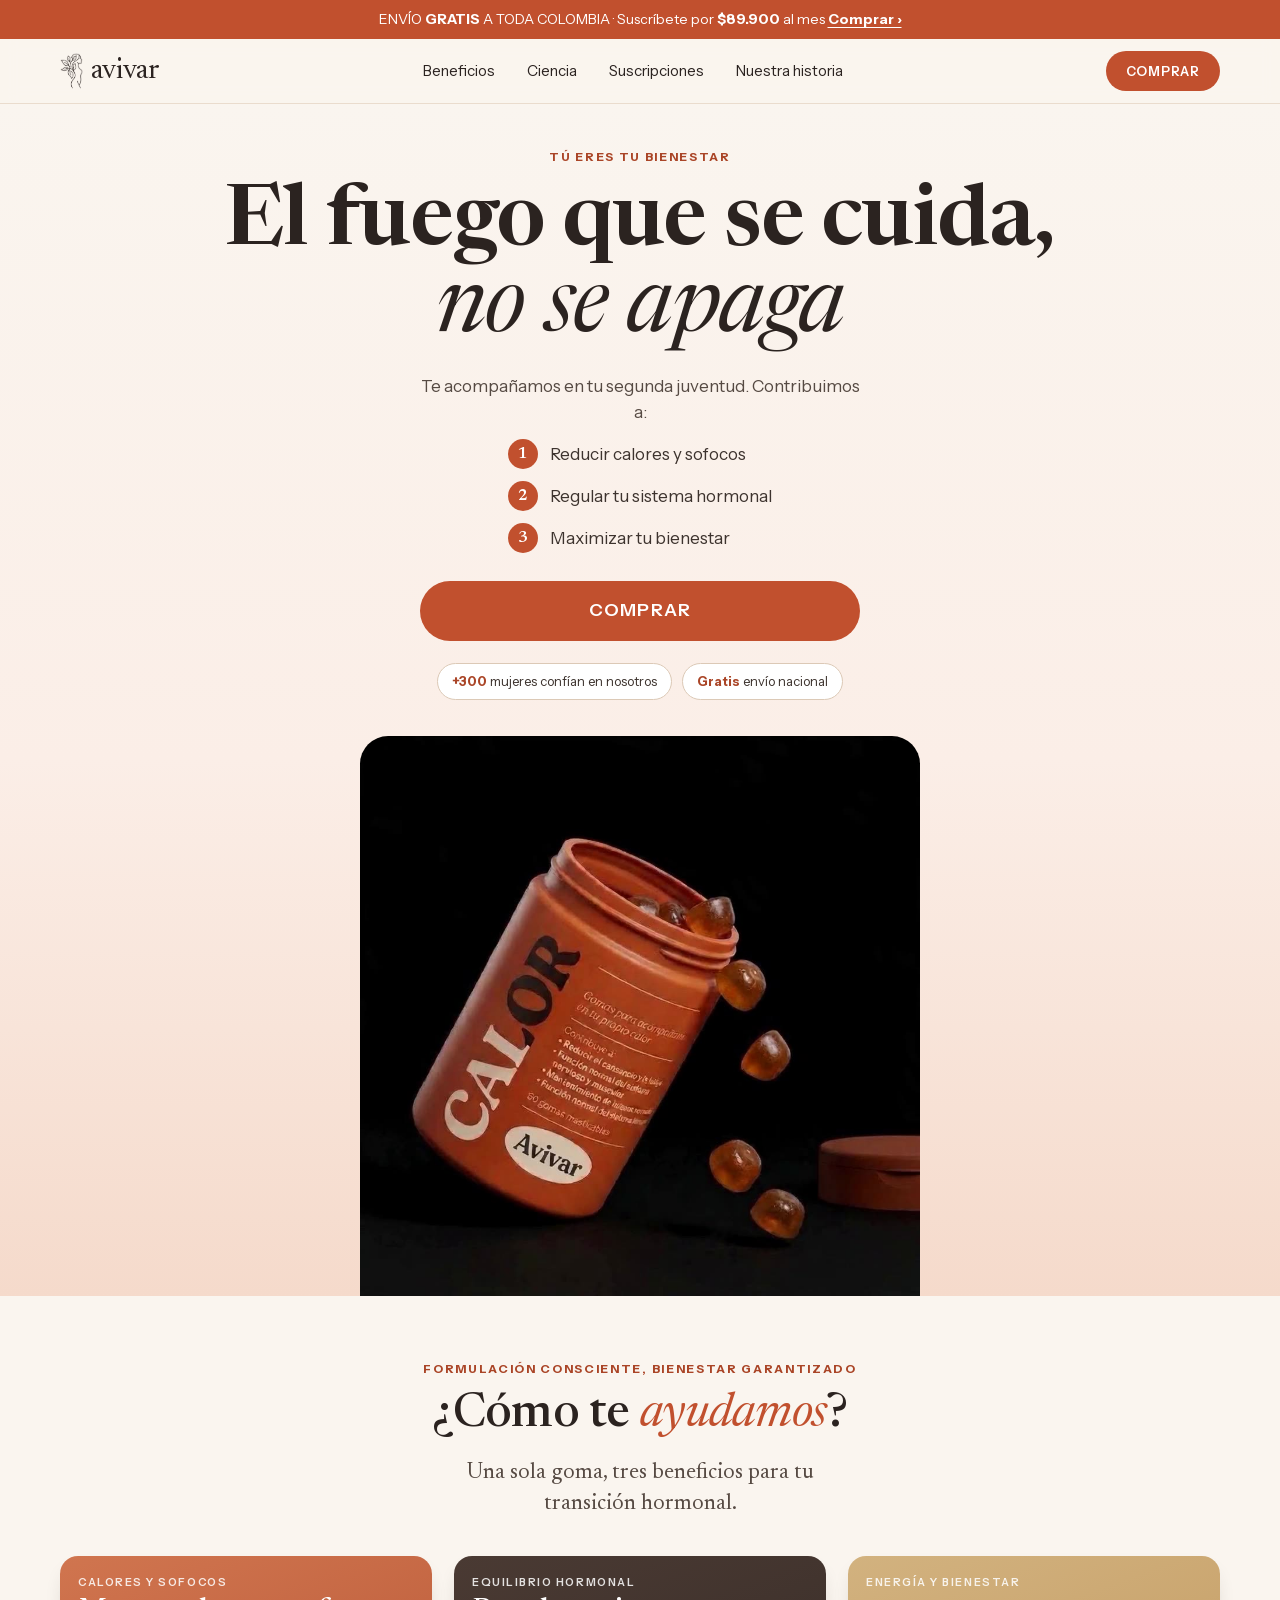
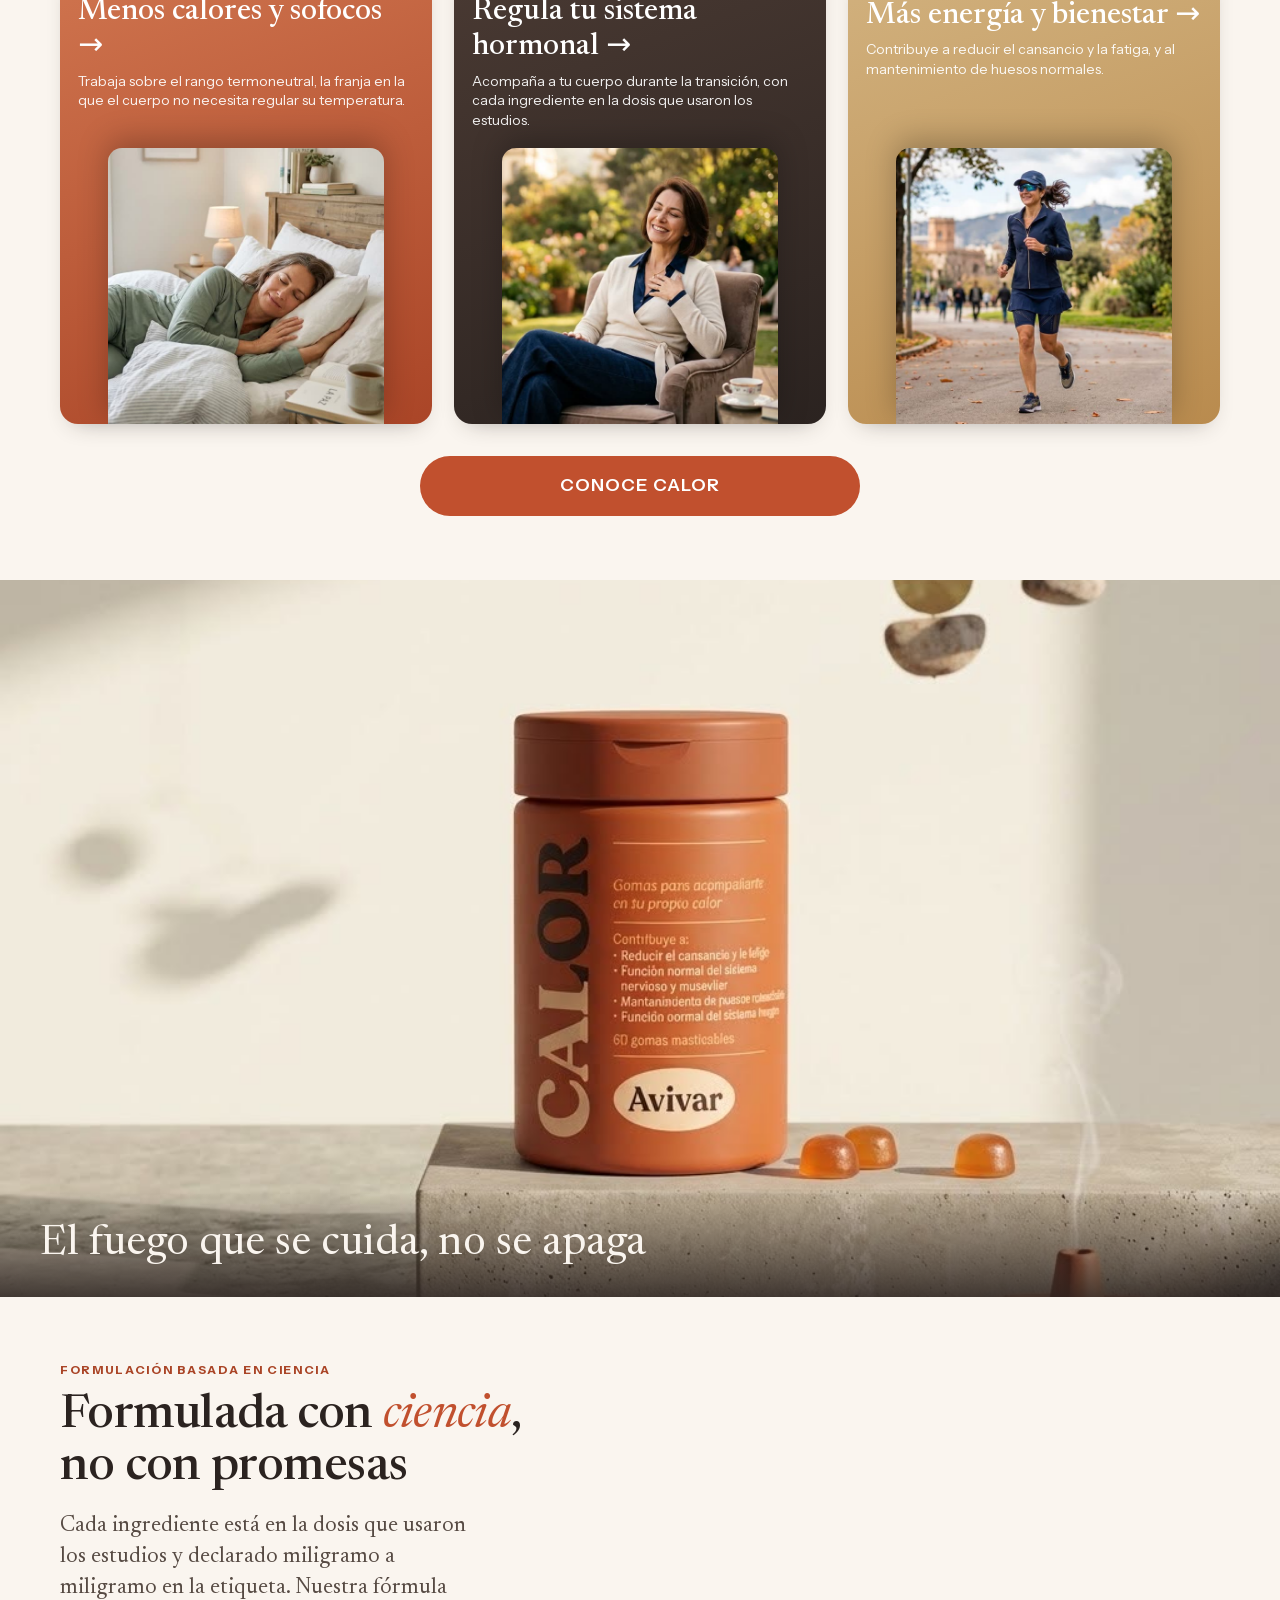
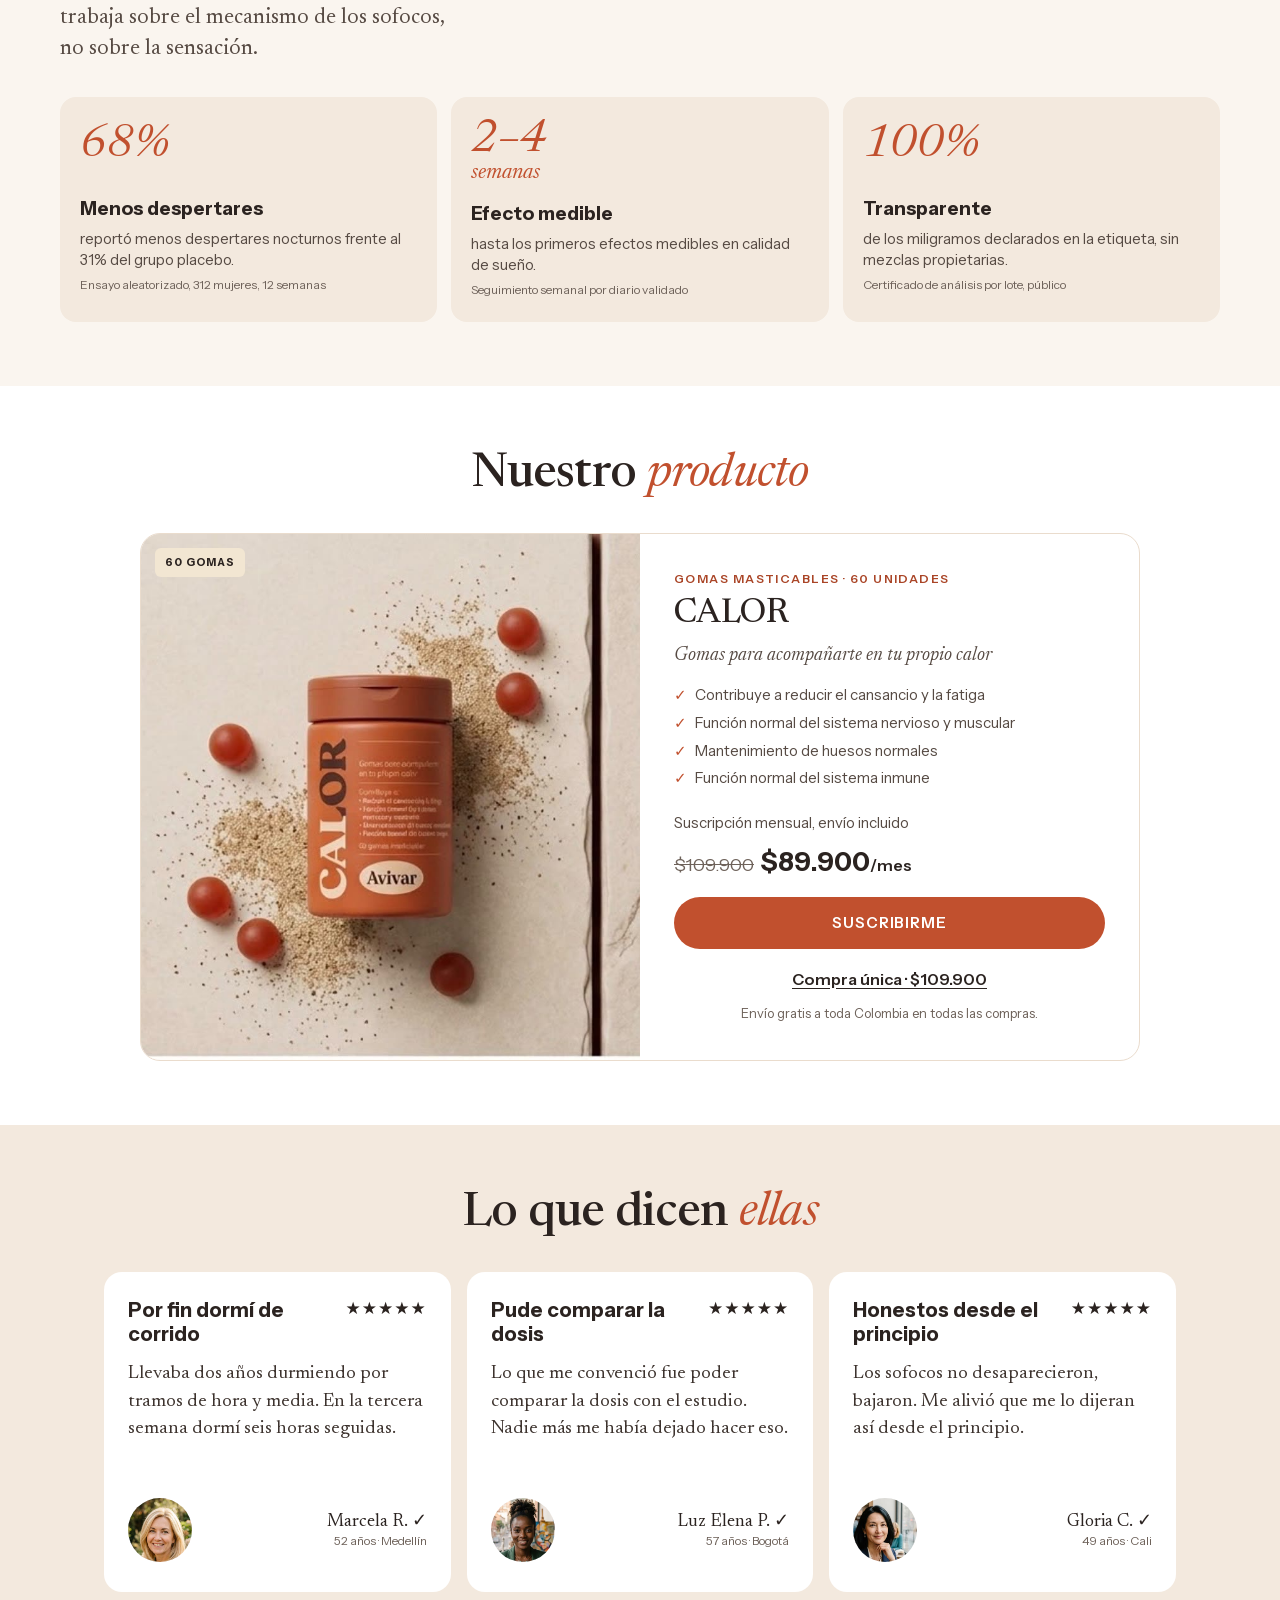
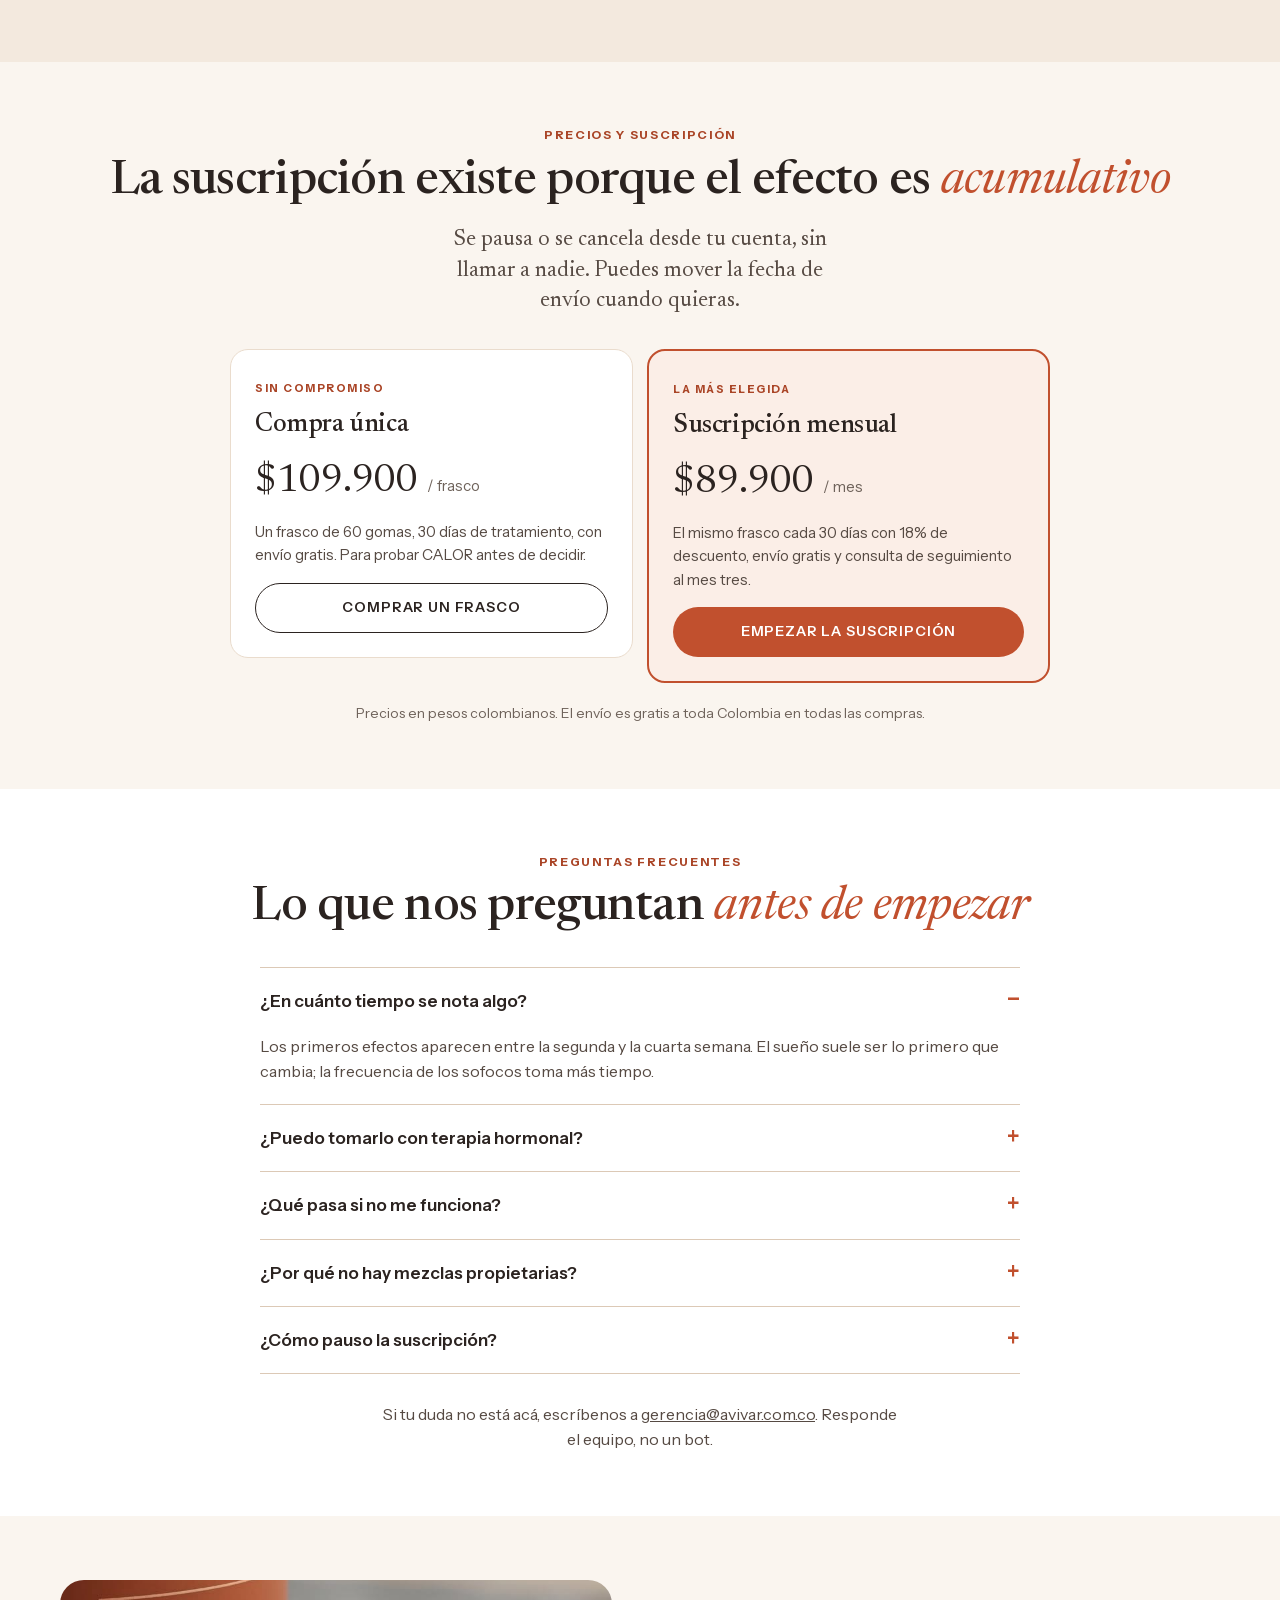
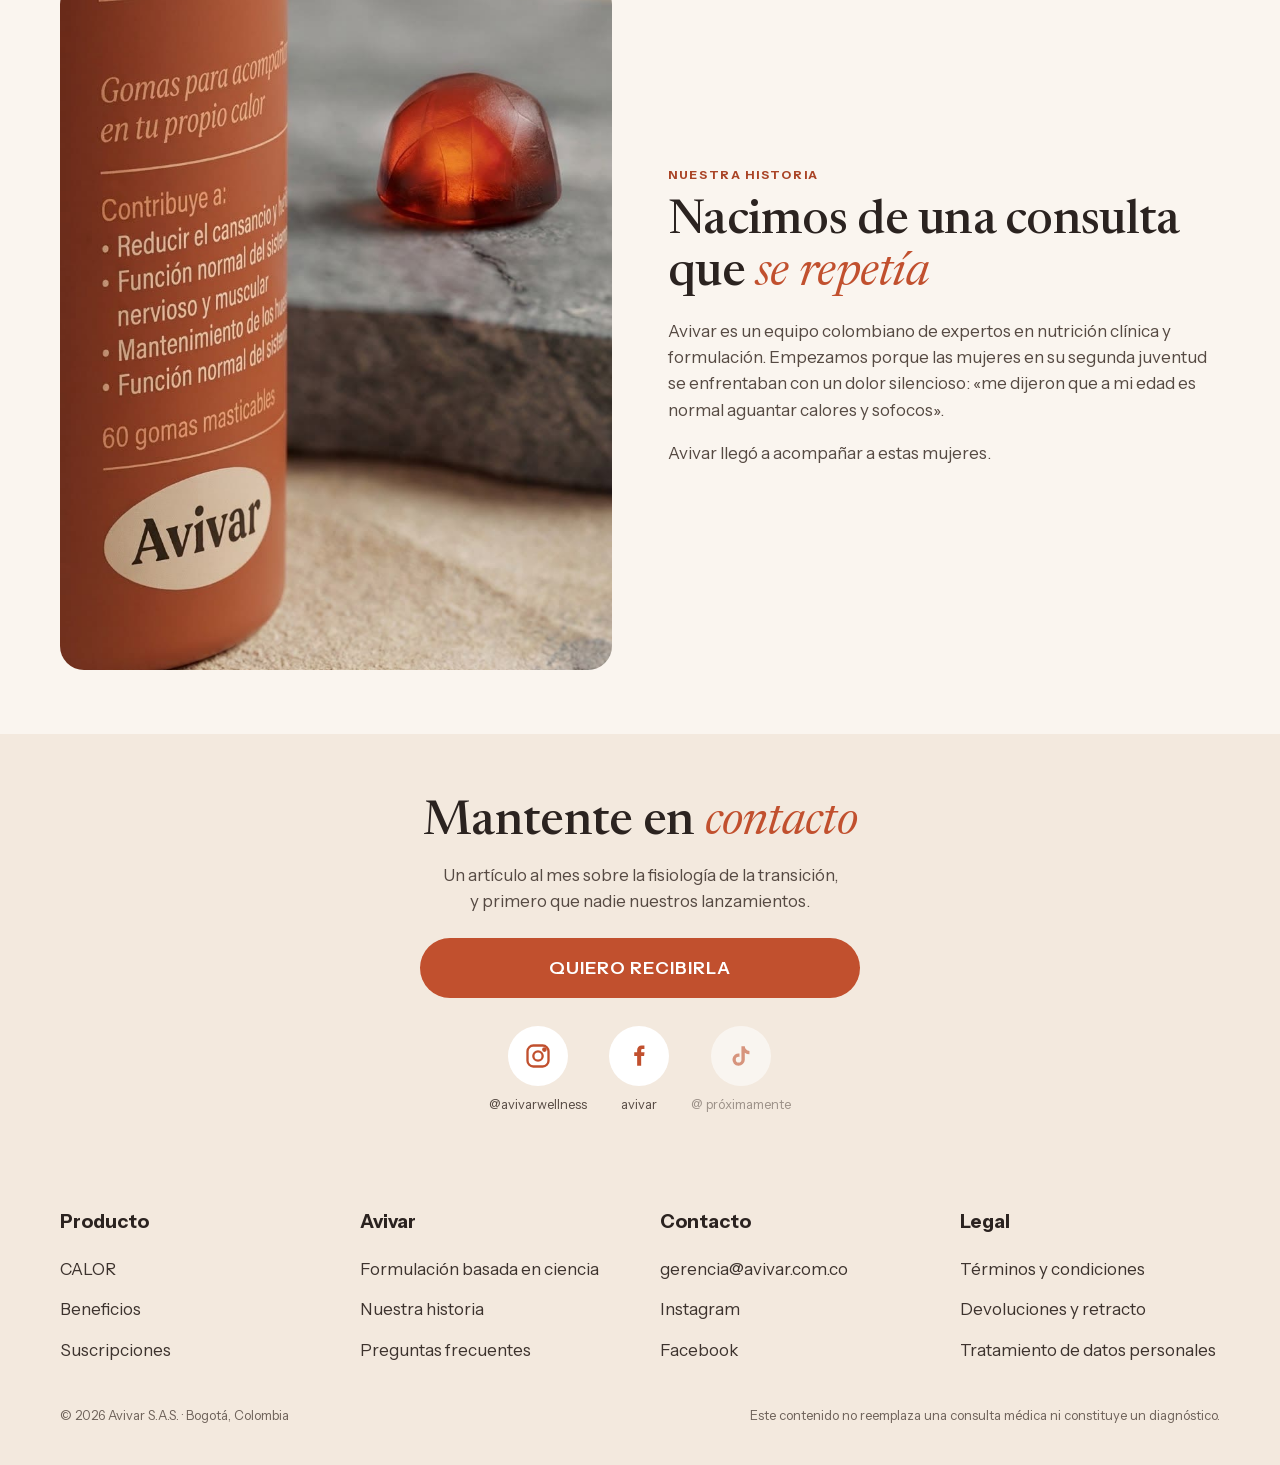
<file: index.html>
<!DOCTYPE html>
<html lang="es">
<head>
<meta charset="utf-8">
<meta name="viewport" content="width=device-width, initial-scale=1">
<title>Avivar · El fuego que se cuida, no se apaga</title>
<meta name="description" content="Gomas formuladas con ciencia para la transición hormonal: menos calores y sofocos, con la dosis de los estudios y cada miligramo declarado en la etiqueta. Envío gratis a toda Colombia.">
<meta name="theme-color" content="#FAF5EF">
<meta property="og:type" content="website">
<meta property="og:title" content="Avivar · El fuego que se cuida, no se apaga">
<meta property="og:description" content="Gomas formuladas con ciencia para la transición hormonal. Envío gratis a toda Colombia.">
<meta property="og:image" content="https://avivar.com.co/assets/img/video-poster.jpg">
<meta property="og:url" content="https://avivar.com.co/">
<link rel="icon" type="image/png" href="assets/img/logo.png">
<link rel="preload" href="assets/fonts/newsreader-normal-latin.woff2" as="font" type="font/woff2" crossorigin>
<link rel="preload" href="assets/fonts/instrument-sans-normal-latin.woff2" as="font" type="font/woff2" crossorigin>
<style>
@font-face{font-family:'Newsreader';font-style:normal;font-weight:300 600;font-display:swap;src:url(assets/fonts/newsreader-normal-latin.woff2) format('woff2')}
@font-face{font-family:'Newsreader';font-style:italic;font-weight:300 600;font-display:swap;src:url(assets/fonts/newsreader-italic-latin.woff2) format('woff2')}
@font-face{font-family:'Instrument Sans';font-style:normal;font-weight:400 700;font-display:swap;src:url(assets/fonts/instrument-sans-normal-latin.woff2) format('woff2')}
:root{
  --ember-50:#FBEEE7;--ember-100:#F5DACB;--ember-400:#D0754F;--ember-500:#C1502E;--ember-600:#AA4527;
  --gold-100:#F2E6D2;--gold-300:#D2B27F;--gold-400:#B98B4E;
  --sand-50:#FAF5EF;--sand-100:#F3E9DE;--sand-200:#EADCCD;--sand-300:#DCC9B6;
  --carbon-600:#6E625A;--carbon-700:#564A43;--carbon-800:#3D332E;--carbon-900:#2B2320;
  --serif:'Newsreader',Georgia,serif;--sans:'Instrument Sans',system-ui,-apple-system,sans-serif;
}
*{box-sizing:border-box}
html{scroll-behavior:smooth}
body{margin:0;background:var(--sand-50);color:var(--carbon-900);font-family:var(--sans);font-size:16px;line-height:1.55;-webkit-font-smoothing:antialiased}
a{color:inherit}
img,video{display:block;max-width:100%}
:focus-visible{outline:2px solid var(--ember-500);outline-offset:3px}
.wrap{max-width:1200px;margin:0 auto;padding:0 20px}
h1,h2,h3{font-family:var(--serif);font-weight:500;letter-spacing:-.015em;margin:0}
h2{font-size:clamp(32px,5vw,48px);line-height:1.08;text-align:center}
h1 em,h2 em{font-style:italic;font-weight:400;color:var(--ember-500)}
.lead{font-family:var(--serif);font-size:clamp(19px,2.2vw,22px);line-height:1.4;color:var(--carbon-700);text-align:center;max-width:34ch;margin:16px auto 0}
.eyebrow{display:block;font-size:12px;letter-spacing:.14em;text-transform:uppercase;font-weight:700;color:var(--ember-600);margin-bottom:12px}
.pill{display:flex;align-items:center;justify-content:center;width:100%;max-width:440px;margin:0 auto;min-height:60px;padding:0 24px;border-radius:999px;background:var(--ember-500);color:#fff;font-weight:600;font-size:18px;letter-spacing:.06em;text-transform:uppercase;text-decoration:none;text-align:center;border:0;cursor:pointer}
.pill:hover{background:var(--ember-600);color:#fff}
section{padding:64px 0;scroll-margin-top:64px}

/* Barra de promoción */
.promo{background:var(--ember-500);color:#fff;text-align:center;font-size:14px;line-height:1.35;padding:10px 16px}
.promo b,.promo a{font-weight:700}
.promo a{text-decoration:underline;text-underline-offset:3px;white-space:nowrap}

/* Encabezado */
header{position:sticky;top:0;z-index:20;background:rgba(250,245,239,.94);-webkit-backdrop-filter:blur(8px);backdrop-filter:blur(8px);border-bottom:1px solid var(--sand-200)}
.hdr{display:grid;grid-template-columns:44px 1fr 44px;align-items:center;height:64px}
.logo{display:flex;align-items:center;justify-content:center;gap:8px;text-decoration:none;font-family:var(--serif);font-size:28px;line-height:1;color:var(--carbon-900)}
.logo img{height:36px;width:auto}
.burger,.bag{width:44px;height:44px;display:flex;align-items:center;justify-content:center;background:none;border:0;color:var(--carbon-900);padding:0;cursor:pointer;text-decoration:none}
.bag-txt,.nav{display:none}
.menu{border-top:1px solid var(--sand-200);padding:4px 20px 24px}
.menu[hidden]{display:none}
.menu a{display:block;padding:14px 0;border-bottom:1px solid var(--sand-200);font-size:18px;text-decoration:none}
.menu .pill{margin-top:20px;border:0;min-height:52px;font-size:15px}
@media (min-width:900px){
  .hdr{grid-template-columns:auto 1fr auto;gap:40px}
  .burger,.menu{display:none!important}
  .logo{justify-content:flex-start}
  .nav{display:flex;gap:32px;justify-content:center;font-size:15px}
  .nav a{text-decoration:none}
  .nav a:hover{color:var(--ember-600)}
  .bag{width:auto;height:40px;padding:0 20px;border-radius:999px;background:var(--ember-500);color:#fff;font-weight:600;font-size:13px;letter-spacing:.06em;text-transform:uppercase}
  .bag:hover{background:var(--ember-600)}
  .bag svg{display:none}.bag-txt{display:inline}
}

/* Portada */
.hero{background:linear-gradient(180deg,var(--sand-50) 0%,var(--ember-50) 55%,var(--ember-100) 100%);padding:44px 0 0;text-align:center;overflow:hidden}
.hero .eyebrow{margin-bottom:16px}
.hero h1{font-size:clamp(44px,8vw,84px);line-height:1}
.hero h1 span{display:block;font-weight:600}
.hero h1 em{display:block;font-size:1.05em;color:var(--carbon-900)}
.hero-intro{max-width:40ch;margin:18px auto 14px;color:var(--carbon-700);font-size:17px}
.benefits{list-style:none;margin:0 auto 28px;padding:0;display:inline-flex;flex-direction:column;gap:12px;text-align:left}
.benefits li{display:flex;align-items:center;gap:12px;font-size:17px;color:var(--carbon-800)}
.benefits b{flex:none;width:30px;height:30px;border-radius:50%;background:var(--ember-500);color:#fff;display:flex;align-items:center;justify-content:center;font-family:var(--serif);font-size:16px;font-weight:600}
.chips{display:flex;justify-content:center;gap:10px;flex-wrap:wrap;margin-top:22px}
.chip{background:#fff;border:1px solid var(--sand-300);border-radius:999px;padding:7px 14px;font-size:13px;color:var(--carbon-800)}
.chip b{color:var(--ember-600)}
.hero-media{margin:36px auto 0;max-width:760px;aspect-ratio:1/1;max-height:560px;border-radius:28px 28px 0 0;overflow:hidden;background:#000}
.hero-media video{width:100%;height:100%;object-fit:cover}

/* ¿Cómo te ayudamos? */
.needs{display:grid;grid-template-columns:1fr 1fr;gap:14px;margin-top:36px}
.need{position:relative;border-radius:18px;overflow:hidden;color:#fff;text-decoration:none;display:flex;flex-direction:column;padding:18px;box-shadow:0 10px 24px -14px rgba(43,35,32,.45)}
.need:hover{color:#fff}
.need small{font-size:11px;font-weight:600;letter-spacing:.14em;text-transform:uppercase;opacity:.85}
.need strong{font-family:var(--serif);font-weight:500;font-size:clamp(22px,3vw,30px);line-height:1.05;margin:6px 0 16px}
.need .arrow{font-family:var(--sans);font-weight:400}
.need p{margin:-8px 0 18px;font-size:14px;line-height:1.4;opacity:.92;max-width:34ch}
.need img{margin:auto auto -18px;width:82%;aspect-ratio:1/1;object-fit:cover;border-radius:14px 14px 0 0;box-shadow:0 -8px 30px rgba(0,0,0,.25);transition:transform .3s}
.need:hover img{transform:translateY(-4px)}
.n1{background:linear-gradient(160deg,var(--ember-400),var(--ember-600))}
.n2{background:linear-gradient(160deg,#4A3A33,var(--carbon-900))}
.n3{background:linear-gradient(160deg,var(--gold-300),var(--gold-400))}
/* En celular cada beneficio ocupa todo el ancho: texto a la izquierda, foto a la derecha */
@media (max-width:899px){
  .needs{grid-template-columns:1fr}
  .need{flex-direction:row;align-items:flex-start;gap:12px;min-height:190px}
  .need .t{display:flex;flex-direction:column;flex:1}
  .need img{width:40%;margin:0 0 -18px;align-self:flex-end}
}
@media (min-width:900px){
  .needs{grid-template-columns:repeat(3,1fr);gap:22px}
  .need .t{display:flex;flex-direction:column}
}
.after{margin-top:32px}

/* Franja de video */
.band{position:relative;height:clamp(320px,56vw,720px);background:var(--sand-200);overflow:hidden;padding:0}
.band img{width:100%;height:100%;object-fit:cover;object-position:50% 56%}
@media (min-width:1300px){.band{max-width:1200px;height:680px;margin:0 auto;border-radius:24px}}
.band .cap{position:absolute;inset:auto 0 0 0;padding:28px 20px;background:linear-gradient(to top,rgba(43,35,32,.85),transparent);color:var(--sand-50)}
.band .cap p{font-family:var(--serif);font-size:clamp(28px,4vw,42px);line-height:1.15;max-width:1200px;margin:0 auto}

/* Formulación basada en ciencia */
.science h2{text-align:left;max-width:16ch}
.science .lead{text-align:left;margin-left:0}
.stats{display:grid;gap:14px;margin-top:32px}
.stat{display:grid;grid-template-columns:minmax(0,118px) minmax(0,1fr);gap:16px;align-items:center;background:var(--sand-100);border-radius:16px;padding:22px 20px}
.stat .num{font-family:var(--serif);font-style:italic;color:var(--ember-500);font-size:clamp(38px,12vw,46px);line-height:.95;text-align:center}
.stat .num small{display:block;font-size:22px}
.stat h3{font-family:var(--sans);font-weight:700;font-size:19px;letter-spacing:0}
.stat p{margin:4px 0 0;font-size:15px;color:var(--carbon-700);line-height:1.4}
.stat .src{display:block;margin-top:6px;font-size:12px;color:var(--carbon-600)}
@media (min-width:900px){
  .stats{grid-template-columns:repeat(3,1fr)}
  .stat{grid-template-columns:1fr}
  .stat .num{text-align:left}
}

/* Nuestro producto */
.products-sec{background:#fff}
.product{max-width:1000px;margin:32px auto 0;background:#fff;border:1px solid var(--sand-200);border-radius:20px;overflow:hidden;display:grid}
.prod-img{position:relative;background:var(--sand-100);aspect-ratio:1/1;overflow:hidden}
.prod-img img{position:absolute;inset:0;width:100%;height:100%;object-fit:cover}
.slot{position:absolute;inset:0;display:flex;flex-direction:column;align-items:center;justify-content:center;gap:8px;color:var(--carbon-600);font-size:13px;text-align:center;line-height:1.3;border:1.5px dashed var(--sand-300);border-radius:14px;margin:14px;background:var(--sand-50)}
.badge{position:absolute;z-index:1;top:14px;left:14px;background:var(--gold-100);color:var(--carbon-900);font-size:11px;font-weight:700;letter-spacing:.08em;text-transform:uppercase;padding:6px 10px;border-radius:6px}
.prod-body{padding:24px 22px 26px;display:flex;flex-direction:column;gap:8px}
.prod-body .tag{font-size:12px;letter-spacing:.12em;text-transform:uppercase;color:var(--ember-600);font-weight:600}
.prod-body h3{font-size:34px;line-height:1.05}
.prod-body .sub{margin:0;font-family:var(--serif);font-style:italic;font-size:19px;color:var(--carbon-700)}
.prod-body ul{margin:6px 0 4px;padding:0;list-style:none;font-size:15px;color:var(--carbon-700);line-height:1.45;display:grid;gap:6px}
.prod-body li{display:flex;gap:8px}
.prod-body li::before{content:'✓';color:var(--ember-500);font-weight:700}
.sub-line{margin:10px 0 0;font-size:15px;color:var(--carbon-700)}
.price{margin:0;font-size:26px;font-weight:700}
.price s{font-weight:400;font-size:18px;color:var(--carbon-600);margin-right:6px}
.price small{font-size:16px;font-weight:600}
.btn-sm{display:flex;align-items:center;justify-content:center;min-height:52px;border-radius:999px;background:var(--ember-500);color:#fff;font-weight:600;font-size:15px;letter-spacing:.06em;text-transform:uppercase;text-decoration:none;margin-top:6px}
.btn-sm:hover{background:var(--ember-600);color:#fff}
.once{text-align:center;font-weight:600;font-size:16px;text-decoration:underline;text-underline-offset:3px;padding:10px 0 0}
.ship{margin:4px 0 0;text-align:center;font-size:13px;color:var(--carbon-600)}
@media (min-width:760px){.product{grid-template-columns:1fr 1fr}.prod-img{aspect-ratio:auto;min-height:100%}.prod-body{padding:36px 34px}}

/* Testimonios */
.reviews{background:var(--sand-100)}
.car{position:relative;max-width:1200px;margin:32px auto 0}
.track{display:flex;gap:16px;overflow-x:auto;scroll-snap-type:x mandatory;scroll-padding:0 20px;scrollbar-width:none;padding:0 20px 6px}
.track::-webkit-scrollbar{display:none}
.rev{flex:0 0 86%;scroll-snap-align:start;background:#fff;border-radius:18px;padding:26px 24px;display:flex;flex-direction:column;min-height:320px}
.rev-top{display:flex;align-items:flex-start;justify-content:space-between;gap:12px}
.rev h3{font-family:var(--sans);font-weight:700;font-size:20px;letter-spacing:0;line-height:1.2}
.stars{flex:none;color:var(--carbon-900);font-size:17px;letter-spacing:1px;line-height:1.2}
.rev blockquote{font-family:var(--serif);font-size:19px;line-height:1.45;color:var(--carbon-800);margin:14px 0 22px}
.who{margin-top:auto;display:flex;align-items:center;justify-content:space-between;gap:14px}
.who-photo{flex:none;width:64px;height:64px;border-radius:50%;object-fit:cover}
div.who-photo{display:flex;align-items:center;justify-content:center;border:1.5px dashed var(--sand-300);background:var(--sand-50);color:var(--carbon-600);font-size:11px}
.who-name{text-align:right;font-family:var(--serif);font-size:18px;color:var(--carbon-900);line-height:1.25}
.who-name small{display:block;font-family:var(--sans);font-size:12px;color:var(--carbon-600)}
.car-nav{display:flex;justify-content:center;align-items:center;gap:18px;margin-top:20px}
.car-nav[hidden]{display:none}
.arr{flex:none;width:48px;height:48px;border-radius:50%;background:var(--ember-500);color:#fff;border:0;font-size:26px;line-height:1;cursor:pointer;display:flex;align-items:center;justify-content:center;box-shadow:0 6px 16px -6px rgba(43,35,32,.5)}
.arr:hover{background:var(--ember-600)}
.dots{display:flex;gap:10px}
.dots i{width:12px;height:12px;border-radius:50%;border:1.5px solid var(--sand-300);background:#fff}
.dots i.on{background:var(--sand-300)}
@media (min-width:900px){
  .car{padding:0 64px}
  .track{padding:0 0 6px;scroll-padding:0}
  .rev{flex-basis:calc((100% - 32px)/3)}
  .car-nav .arr{position:absolute;top:calc(50% - 50px)}
  .car-nav .arr.prev{left:8px}
  .car-nav .arr.next{right:8px}
}

/* Suscripciones */
.plans{display:grid;gap:14px;margin-top:32px}
.plan{background:#fff;border:1px solid var(--sand-200);border-radius:18px;padding:24px}
.plan.hot{border:2px solid var(--ember-500);background:var(--ember-50)}
.plan small{font-size:11px;letter-spacing:.14em;text-transform:uppercase;font-weight:700;color:var(--ember-600)}
.plan h3{font-size:26px;margin-top:6px}
.plan .p{font-family:var(--serif);font-size:38px;margin:8px 0}
.plan .p span{font-size:15px;font-family:var(--sans);color:var(--carbon-600)}
.plan p{font-size:15px;color:var(--carbon-700);margin:0 0 16px}
.plan .pill{min-height:50px;font-size:14px;max-width:none}
.plan:not(.hot) .pill{background:transparent;color:var(--carbon-900);border:1.5px solid var(--carbon-900)}
.plan:not(.hot) .pill:hover{background:var(--carbon-900);color:#fff}
.note{text-align:center;font-size:14px;color:var(--carbon-600);margin:20px 0 0}
@media (min-width:760px){.plans{grid-template-columns:1fr 1fr;align-items:start;max-width:820px;margin-left:auto;margin-right:auto}}

/* Preguntas frecuentes */
.faq-sec{background:#fff}
.faq{max-width:760px;margin:32px auto 0;border-top:1px solid var(--sand-300)}
.faq details{border-bottom:1px solid var(--sand-300)}
.faq summary{list-style:none;cursor:pointer;display:flex;justify-content:space-between;gap:16px;padding:20px 0;font-weight:600;font-size:17px}
.faq summary::-webkit-details-marker{display:none}
.faq summary::after{content:'+';color:var(--ember-500);font-size:24px;line-height:1}
.faq details[open] summary::after{content:'−'}
.faq p{margin:0 0 20px;color:var(--carbon-700)}
.faq-mail{text-align:center;color:var(--carbon-700);margin:28px auto 0;max-width:48ch}

/* Nuestra historia */
.story{display:grid;gap:28px;align-items:center}
.story-img{border-radius:24px;aspect-ratio:4/5;overflow:hidden;background:var(--sand-200)}
.story-img img{width:100%;height:100%;object-fit:cover}
.story h2{text-align:left}
.story p{color:var(--carbon-700);font-size:17px}
@media (min-width:900px){.story{grid-template-columns:1fr 1fr;gap:56px}}

/* Contacto */
.touch{background:var(--sand-100);text-align:center}
.touch p{color:var(--carbon-700);max-width:36ch;margin:12px auto 24px;font-size:17px}
.socials{display:flex;justify-content:center;align-items:flex-start;gap:22px;margin-top:28px}
.soc{display:flex;flex-direction:column;align-items:center;gap:8px;text-decoration:none;font-size:13px;color:var(--carbon-700)}
.soc .ico{width:60px;height:60px;border-radius:50%;background:#fff;display:flex;align-items:center;justify-content:center;color:var(--ember-500);transition:transform .2s}
.soc:hover .ico{transform:translateY(-2px)}
.soc-off{opacity:.55;pointer-events:none}

/* Pie de página */
footer{background:var(--sand-100);padding:8px 0 40px}
footer details{border-top:1px solid var(--sand-300)}
footer details:last-of-type{border-bottom:1px solid var(--sand-300)}
footer summary{list-style:none;cursor:pointer;display:flex;justify-content:space-between;padding:20px 0;font-weight:700;font-size:19px}
footer summary::-webkit-details-marker{display:none}
footer summary::after{content:'▾';font-size:18px}
footer details[open] summary::after{content:'▴'}
footer details a{display:block;padding:0 0 14px;text-decoration:none;font-size:17px;color:var(--carbon-800)}
footer details a:hover{color:var(--ember-600)}
.legal{margin-top:28px;font-size:13px;color:var(--carbon-600);display:flex;flex-wrap:wrap;gap:8px 24px;justify-content:space-between}
@media (min-width:900px){
  .foot-cols{display:grid;grid-template-columns:repeat(4,1fr);gap:40px}
  footer details{border:0!important}
  footer summary{pointer-events:none}
  footer summary::after,footer details[open] summary::after{content:''}
}
@media (prefers-reduced-motion:reduce){html{scroll-behavior:auto}*{transition:none!important}}
</style>
</head>
<body>

<div class="promo">ENVÍO <b>GRATIS</b> A TODA COLOMBIA · Suscríbete por <b>$89.900</b> al mes <a href="#producto">Comprar ›</a></div>

<header>
  <div class="wrap hdr">
    <button class="burger" type="button" aria-expanded="false" aria-controls="menu" aria-label="Abrir menú">
      <svg class="i-open" width="26" height="26" viewBox="0 0 24 24" fill="none" stroke="currentColor" stroke-width="2" stroke-linecap="round" aria-hidden="true"><path d="M4 7h16M4 12h16M4 17h16"/></svg>
      <svg class="i-close" width="26" height="26" viewBox="0 0 24 24" fill="none" stroke="currentColor" stroke-width="2" stroke-linecap="round" aria-hidden="true" style="display:none"><path d="M6 6l12 12M18 6L6 18"/></svg>
    </button>
    <a class="logo" href="#inicio"><img src="assets/img/logo.png" alt="" width="23" height="36">avivar</a>
    <nav class="nav" aria-label="Principal">
      <a href="#necesidad">Beneficios</a>
      <a href="#ciencia">Ciencia</a>
      <a href="#suscripciones">Suscripciones</a>
      <a href="#nuestra-historia">Nuestra historia</a>
    </nav>
    <a class="bag" href="#producto" aria-label="Comprar"><svg width="26" height="26" viewBox="0 0 24 24" fill="none" stroke="currentColor" stroke-width="1.7" stroke-linejoin="round" aria-hidden="true"><path d="M5 8h14l-1 12H6L5 8z"/><path d="M9 8V6a3 3 0 0 1 6 0v2"/></svg><span class="bag-txt">Comprar</span></a>
  </div>
  <nav class="menu" id="menu" aria-label="Menú principal" hidden>
    <a href="#necesidad">Beneficios</a>
    <a href="#ciencia">Ciencia</a>
    <a href="#suscripciones">Suscripciones</a>
    <a href="#nuestra-historia">Nuestra historia</a>
    <a class="pill" href="#producto">Comprar</a>
  </nav>
</header>

<main>

<section class="hero" id="inicio">
  <div class="wrap">
    <span class="eyebrow">Tú eres tu bienestar</span>
    <h1><span>El fuego que se cuida,</span><em>no se apaga</em></h1>
    <p class="hero-intro">Te acompañamos en tu segunda juventud. Contribuimos a:</p>
    <ol class="benefits">
      <li><b>1</b>Reducir calores y sofocos</li>
      <li><b>2</b>Regular tu sistema hormonal</li>
      <li><b>3</b>Maximizar tu bienestar</li>
    </ol>
    <a class="pill" href="#producto">Comprar</a>
    <div class="chips"><span class="chip"><b>+300</b> mujeres confían en nosotros</span><span class="chip"><b>Gratis</b> envío nacional</span></div>
    <div class="hero-media"><video src="assets/video/avivar.mp4" poster="assets/img/video-poster.jpg" autoplay muted loop playsinline preload="auto" aria-label="Frasco de gomas CALOR de Avivar"></video></div>
  </div>
</section>

<section id="necesidad">
  <div class="wrap">
    <span class="eyebrow" style="text-align:center">Formulación consciente, bienestar garantizado</span>
    <h2>¿Cómo te <em>ayudamos</em>?</h2>
    <p class="lead">Una sola goma, tres beneficios para tu transición hormonal.</p>
    <div class="needs">
      <a class="need n1" href="#producto"><span class="t"><small>Calores y sofocos</small><strong>Menos calores y sofocos <span class="arrow">→</span></strong><p>Trabaja sobre el rango termoneutral, la franja en la que el cuerpo no necesita regular su temperatura.</p></span><img src="assets/img/beneficio-sofocos.jpg" alt="Mujer descansando tranquila en su cama" loading="lazy" style="object-position:78% 50%"></a>
      <a class="need n2" href="#producto"><span class="t"><small>Equilibrio hormonal</small><strong>Regula tu sistema hormonal <span class="arrow">→</span></strong><p>Acompaña a tu cuerpo durante la transición, con cada ingrediente en la dosis que usaron los estudios.</p></span><img src="assets/img/beneficio-hormonal.jpg" alt="Mujer sonriendo, sentada en un jardín" loading="lazy" style="object-position:72% 40%"></a>
      <a class="need n3" href="#producto"><span class="t"><small>Energía y bienestar</small><strong>Más energía y bienestar <span class="arrow">→</span></strong><p>Contribuye a reducir el cansancio y la fatiga, y al mantenimiento de huesos normales.</p></span><img src="assets/img/beneficio-energia.jpg" alt="Mujer trotando en un parque" loading="lazy" style="object-position:52% 40%"></a>
    </div>
    <div class="after"><a class="pill" href="#producto">Conoce CALOR</a></div>
  </div>
</section>

<section class="band" aria-label="CALOR de Avivar">
  <img src="assets/img/franja-calor.jpg" alt="Frasco de gomas CALOR de Avivar sobre una base de piedra" loading="lazy">
  <div class="cap"><p>El fuego que se cuida, no se apaga</p></div>
</section>

<section class="science" id="ciencia">
  <div class="wrap">
    <span class="eyebrow">Formulación basada en ciencia</span>
    <h2>Formulada con <em>ciencia</em>, no con promesas</h2>
    <p class="lead">Cada ingrediente está en la dosis que usaron los estudios y declarado miligramo a miligramo en la etiqueta. Nuestra fórmula trabaja sobre el mecanismo de los sofocos, no sobre la sensación.</p>
    <div class="stats">
      <div class="stat"><div class="num">68%</div><div><h3>Menos despertares</h3><p>reportó menos despertares nocturnos frente al 31% del grupo placebo.</p><span class="src">Ensayo aleatorizado, 312 mujeres, 12 semanas</span></div></div>
      <div class="stat"><div class="num">2–4<small>semanas</small></div><div><h3>Efecto medible</h3><p>hasta los primeros efectos medibles en calidad de sueño.</p><span class="src">Seguimiento semanal por diario validado</span></div></div>
      <div class="stat"><div class="num">100%</div><div><h3>Transparente</h3><p>de los miligramos declarados en la etiqueta, sin mezclas propietarias.</p><span class="src">Certificado de análisis por lote, público</span></div></div>
    </div>
  </div>
</section>

<section class="products-sec" id="producto">
  <div class="wrap">
    <h2>Nuestro <em>producto</em></h2>
    <article class="product">
      <!-- FOTO DEL PRODUCTO: para cambiarla, reemplaza assets/img/producto-calor.jpg (cuadrada) -->
      <div class="prod-img"><span class="badge">60 gomas</span><img src="assets/img/producto-calor.jpg" alt="Frasco de gomas CALOR de Avivar"></div>
      <div class="prod-body">
        <span class="tag">Gomas masticables · 60 unidades</span>
        <h3>CALOR</h3>
        <p class="sub">Gomas para acompañarte en tu propio calor</p>
        <ul>
          <li>Contribuye a reducir el cansancio y la fatiga</li>
          <li>Función normal del sistema nervioso y muscular</li>
          <li>Mantenimiento de huesos normales</li>
          <li>Función normal del sistema inmune</li>
        </ul>
        <p class="sub-line">Suscripción mensual, envío incluido</p>
        <p class="price"><s>$109.900</s>$89.900<small>/mes</small></p>
        <a class="btn-sm" href="#suscripciones">Suscribirme</a>
        <a class="once" href="#suscripciones">Compra única · $109.900</a>
        <p class="ship">Envío gratis a toda Colombia en todas las compras.</p>
      </div>
    </article>
  </div>
</section>

<section class="reviews" aria-label="Testimonios">
  <div class="wrap"><h2>Lo que dicen <em>ellas</em></h2></div>
  <div class="car">
    <!--
      FOTO DE CADA TESTIMONIO: sube la foto a assets/img/ y, en su tarjeta, reemplaza
      <div class="who-photo" aria-hidden="true">Foto</div> por:
      <img class="who-photo" src="assets/img/NOMBRE-DE-LA-FOTO.jpg" alt="Foto de Marcela R.">
      Para agregar testimonios, copia un bloque <article class="rev">…</article> completo.
    -->
    <div class="track" id="track" tabindex="0">
      <article class="rev"><div class="rev-top"><h3>Por fin dormí de corrido</h3><span class="stars" role="img" aria-label="5 de 5 estrellas">★★★★★</span></div><blockquote>Llevaba dos años durmiendo por tramos de hora y media. En la tercera semana dormí seis horas seguidas.</blockquote><div class="who"><img class="who-photo" src="assets/img/testimonio-1.jpg" alt="Foto de Marcela R." loading="lazy"><p class="who-name">Marcela R. ✓<small>52 años · Medellín</small></p></div></article>
      <article class="rev"><div class="rev-top"><h3>Pude comparar la dosis</h3><span class="stars" role="img" aria-label="5 de 5 estrellas">★★★★★</span></div><blockquote>Lo que me convenció fue poder comparar la dosis con el estudio. Nadie más me había dejado hacer eso.</blockquote><div class="who"><img class="who-photo" src="assets/img/testimonio-2.jpg" alt="Foto de Luz Elena P." loading="lazy"><p class="who-name">Luz Elena P. ✓<small>57 años · Bogotá</small></p></div></article>
      <article class="rev"><div class="rev-top"><h3>Honestos desde el principio</h3><span class="stars" role="img" aria-label="5 de 5 estrellas">★★★★★</span></div><blockquote>Los sofocos no desaparecieron, bajaron. Me alivió que me lo dijeran así desde el principio.</blockquote><div class="who"><img class="who-photo" src="assets/img/testimonio-3.jpg" alt="Foto de Gloria C." loading="lazy"><p class="who-name">Gloria C. ✓<small>49 años · Cali</small></p></div></article>
    </div>
    <div class="car-nav" id="car-nav"><button class="arr prev" type="button" data-go="-1" aria-label="Testimonio anterior">‹</button><div class="dots" id="dots" aria-hidden="true"></div><button class="arr next" type="button" data-go="1" aria-label="Testimonio siguiente">›</button></div>
  </div>
</section>

<section id="suscripciones">
  <div class="wrap">
    <span class="eyebrow" style="text-align:center">Precios y suscripción</span>
    <h2>La suscripción existe porque el efecto es <em>acumulativo</em></h2>
    <p class="lead">Se pausa o se cancela desde tu cuenta, sin llamar a nadie. Puedes mover la fecha de envío cuando quieras.</p>
    <div class="plans">
      <div class="plan"><small>Sin compromiso</small><h3>Compra única</h3><div class="p">$109.900 <span>/ frasco</span></div><p>Un frasco de 60 gomas, 30 días de tratamiento, con envío gratis. Para probar CALOR antes de decidir.</p><a class="pill" href="mailto:gerencia@avivar.com.co?subject=Quiero%20comprar%20un%20frasco">Comprar un frasco</a></div>
      <div class="plan hot"><small>La más elegida</small><h3>Suscripción mensual</h3><div class="p">$89.900 <span>/ mes</span></div><p>El mismo frasco cada 30 días con 18% de descuento, envío gratis y consulta de seguimiento al mes tres.</p><a class="pill" href="mailto:gerencia@avivar.com.co?subject=Quiero%20la%20suscripci%C3%B3n%20mensual">Empezar la suscripción</a></div>
    </div>
    <p class="note">Precios en pesos colombianos. El envío es gratis a toda Colombia en todas las compras.</p>
  </div>
</section>

<section class="faq-sec" id="preguntas">
  <div class="wrap">
    <span class="eyebrow" style="text-align:center">Preguntas frecuentes</span>
    <h2>Lo que nos preguntan <em>antes de empezar</em></h2>
    <div class="faq">
      <details open><summary>¿En cuánto tiempo se nota algo?</summary><p>Los primeros efectos aparecen entre la segunda y la cuarta semana. El sueño suele ser lo primero que cambia; la frecuencia de los sofocos toma más tiempo.</p></details>
      <details><summary>¿Puedo tomarlo con terapia hormonal?</summary><p>En la mayoría de los casos sí, pero depende de tu esquema. Muéstrale la etiqueta a tu médica antes de empezar: cada miligramo está declarado ahí.</p></details>
      <details><summary>¿Qué pasa si no me funciona?</summary><p>Esto no le funciona a todo el mundo. Tienes 60 días desde la primera entrega para devolver el pedido, incluso abierto, y te reembolsamos el valor completo.</p></details>
      <details><summary>¿Por qué no hay mezclas propietarias?</summary><p>Porque una mezcla propietaria esconde la dosis. Si no puedes comparar nuestro miligramaje con el del estudio, la etiqueta no te sirve para decidir.</p></details>
      <details><summary>¿Cómo pauso la suscripción?</summary><p>Desde tu cuenta, en un clic, sin llamar a nadie. También puedes mover la fecha de envío tantas veces como necesites.</p></details>
    </div>
    <p class="faq-mail">Si tu duda no está acá, escríbenos a <a href="mailto:gerencia@avivar.com.co">gerencia@avivar.com.co</a>. Responde el equipo, no un bot.</p>
  </div>
</section>

<section id="nuestra-historia">
  <div class="wrap story">
    <div class="story-img"><img src="assets/img/historia-calor.jpg" alt="Frasco de CALOR de Avivar junto a una goma" loading="lazy"></div>
    <div>
      <span class="eyebrow">Nuestra historia</span>
      <h2>Nacimos de una consulta que <em>se repetía</em></h2>
      <p>Avivar es un equipo colombiano de expertos en nutrición clínica y formulación. Empezamos porque las mujeres en su segunda juventud se enfrentaban con un dolor silencioso: «me dijeron que a mi edad es normal aguantar calores y sofocos».</p>
      <p>Avivar llegó a acompañar a estas mujeres.</p>
    </div>
  </div>
</section>

<section class="touch" id="contacto">
  <div class="wrap">
    <h2>Mantente en <em>contacto</em></h2>
    <p>Un artículo al mes sobre la fisiología de la transición, y primero que nadie nuestros lanzamientos.</p>
    <a class="pill" href="mailto:gerencia@avivar.com.co?subject=Quiero%20recibir%20la%20revista">Quiero recibirla</a>
    <div class="socials">
      <a class="soc" href="https://www.instagram.com/avivarwellness?stkn=ejVzNWg0bHJza21p&amp;utm_source=qr" target="_blank" rel="noopener"><span class="ico"><svg width="28" height="28" viewBox="0 0 24 24" fill="none" stroke="currentColor" stroke-width="2" aria-hidden="true"><rect x="3" y="3" width="18" height="18" rx="5"/><circle cx="12" cy="12" r="4"/><circle cx="17.5" cy="6.5" r="1" fill="currentColor"/></svg></span><span>@avivarwellness</span></a>
      <a class="soc" href="https://www.facebook.com/share/1EyafTeZjF/?mibextid=wwXIfr" target="_blank" rel="noopener"><span class="ico"><svg width="26" height="26" viewBox="0 0 24 24" fill="currentColor" aria-hidden="true"><path d="M14 8.5V6.8c0-.8.2-1.3 1.4-1.3H17V2.3c-.3 0-1.3-.1-2.5-.1-2.5 0-4.2 1.5-4.2 4.3v2H7.6v3.6h2.7V21H14v-9h2.7l.4-3.5H14z"/></svg></span><span>avivar</span></a>
      <!-- TikTok: cuando tengas la cuenta, cambia href="#" por el enlace, quita la clase soc-off y el aria-disabled, y escribe tu @ -->
      <a class="soc soc-off" href="#" aria-disabled="true"><span class="ico"><svg width="26" height="26" viewBox="0 0 24 24" fill="currentColor" aria-hidden="true"><path d="M16.6 5.8A4.3 4.3 0 0 1 15.5 3h-3.1v12.4a2.6 2.6 0 1 1-2.6-2.6c.3 0 .5 0 .8.1V9.7a5.7 5.7 0 1 0 4.9 5.7V9a7.3 7.3 0 0 0 4.3 1.4V7.3a4.3 4.3 0 0 1-3.2-1.5z"/></svg></span><span>@ próximamente</span></a>
    </div>
  </div>
</section>

</main>

<footer>
  <div class="wrap">
    <div class="foot-cols">
      <details open><summary>Producto</summary><a href="#producto">CALOR</a><a href="#necesidad">Beneficios</a><a href="#suscripciones">Suscripciones</a></details>
      <details><summary>Avivar</summary><a href="#ciencia">Formulación basada en ciencia</a><a href="#nuestra-historia">Nuestra historia</a><a href="#preguntas">Preguntas frecuentes</a></details>
      <details><summary>Contacto</summary><a href="mailto:gerencia@avivar.com.co">gerencia@avivar.com.co</a><a href="https://www.instagram.com/avivarwellness?stkn=ejVzNWg0bHJza21p&amp;utm_source=qr" target="_blank" rel="noopener">Instagram</a><a href="https://www.facebook.com/share/1EyafTeZjF/?mibextid=wwXIfr" target="_blank" rel="noopener">Facebook</a></details>
      <details><summary>Legal</summary><a href="terminos.html">Términos y condiciones</a><a href="devoluciones.html">Devoluciones y retracto</a><a href="privacidad.html">Tratamiento de datos personales</a></details>
    </div>
    <div class="legal"><span>© 2026 Avivar S.A.S. · Bogotá, Colombia</span><span>Este contenido no reemplaza una consulta médica ni constituye un diagnóstico.</span></div>
  </div>
</footer>

<script>
(function () {
  // Menú de celular
  var btn = document.querySelector('.burger'), menu = document.getElementById('menu');
  function setMenu(open) {
    menu.hidden = !open;
    btn.setAttribute('aria-expanded', open);
    btn.setAttribute('aria-label', open ? 'Cerrar menú' : 'Abrir menú');
    btn.querySelector('.i-open').style.display = open ? 'none' : '';
    btn.querySelector('.i-close').style.display = open ? '' : 'none';
  }
  btn.addEventListener('click', function () { setMenu(menu.hidden); });
  menu.addEventListener('click', function (e) { if (e.target.closest('a')) setMenu(false); });
  document.addEventListener('keydown', function (e) { if (e.key === 'Escape' && !menu.hidden) { setMenu(false); btn.focus(); } });

  // Carrusel de testimonios: los puntos se crean según la cantidad de tarjetas,
  // y las flechas y puntos se ocultan cuando todas las tarjetas caben en pantalla
  var track = document.getElementById('track'), nav = document.getElementById('car-nav'), dotsBox = document.getElementById('dots');
  var cards = track.children, dots = dotsBox.children;
  function perView() {
    var step = cards.length > 1 ? cards[1].offsetLeft - cards[0].offsetLeft : track.clientWidth;
    return Math.max(1, Math.round((track.clientWidth - pad()) / step));
  }
  function positions() { return Math.max(1, cards.length - perView() + 1); }
  function pad() { return parseFloat(getComputedStyle(track).paddingLeft) || 0; }
  function current() {
    var best = 0, bestD = Infinity;
    for (var i = 0; i < positions(); i++) {
      var d = Math.abs(cards[i].offsetLeft - pad() - track.scrollLeft);
      if (d < bestD) { bestD = d; best = i; }
    }
    return best;
  }
  function paint() {
    var i = current();
    for (var k = 0; k < dots.length; k++) dots[k].className = k === i ? 'on' : '';
  }
  function fit() {
    nav.hidden = track.scrollWidth <= track.clientWidth + 2;
    var n = positions();
    while (dots.length < n) dotsBox.appendChild(document.createElement('i'));
    while (dots.length > n) dotsBox.removeChild(dotsBox.lastChild);
    paint();
  }
  document.querySelectorAll('[data-go]').forEach(function (b) {
    b.addEventListener('click', function () {
      var n = positions(), i = (current() + Number(b.dataset.go) + n) % n;
      track.scrollTo({ left: Math.min(cards[i].offsetLeft - pad(), track.scrollWidth - track.clientWidth), behavior: 'smooth' });
    });
  });
  track.addEventListener('scroll', paint, { passive: true });
  window.addEventListener('resize', fit);
  fit();

  // Pie de página: desplegable en celular, siempre abierto en computador
  var wide = window.matchMedia('(min-width:900px)');
  function syncFooter() { if (wide.matches) document.querySelectorAll('footer details').forEach(function (d) { d.open = true; }); }
  syncFooter();
  if (wide.addEventListener) wide.addEventListener('change', syncFooter);

  // Sin animaciones para quien lo pidió en su sistema
  if (window.matchMedia('(prefers-reduced-motion: reduce)').matches) {
    document.querySelectorAll('video').forEach(function (v) { v.removeAttribute('autoplay'); v.pause(); });
  }
})();
</script>
</body>
</html>
</file>
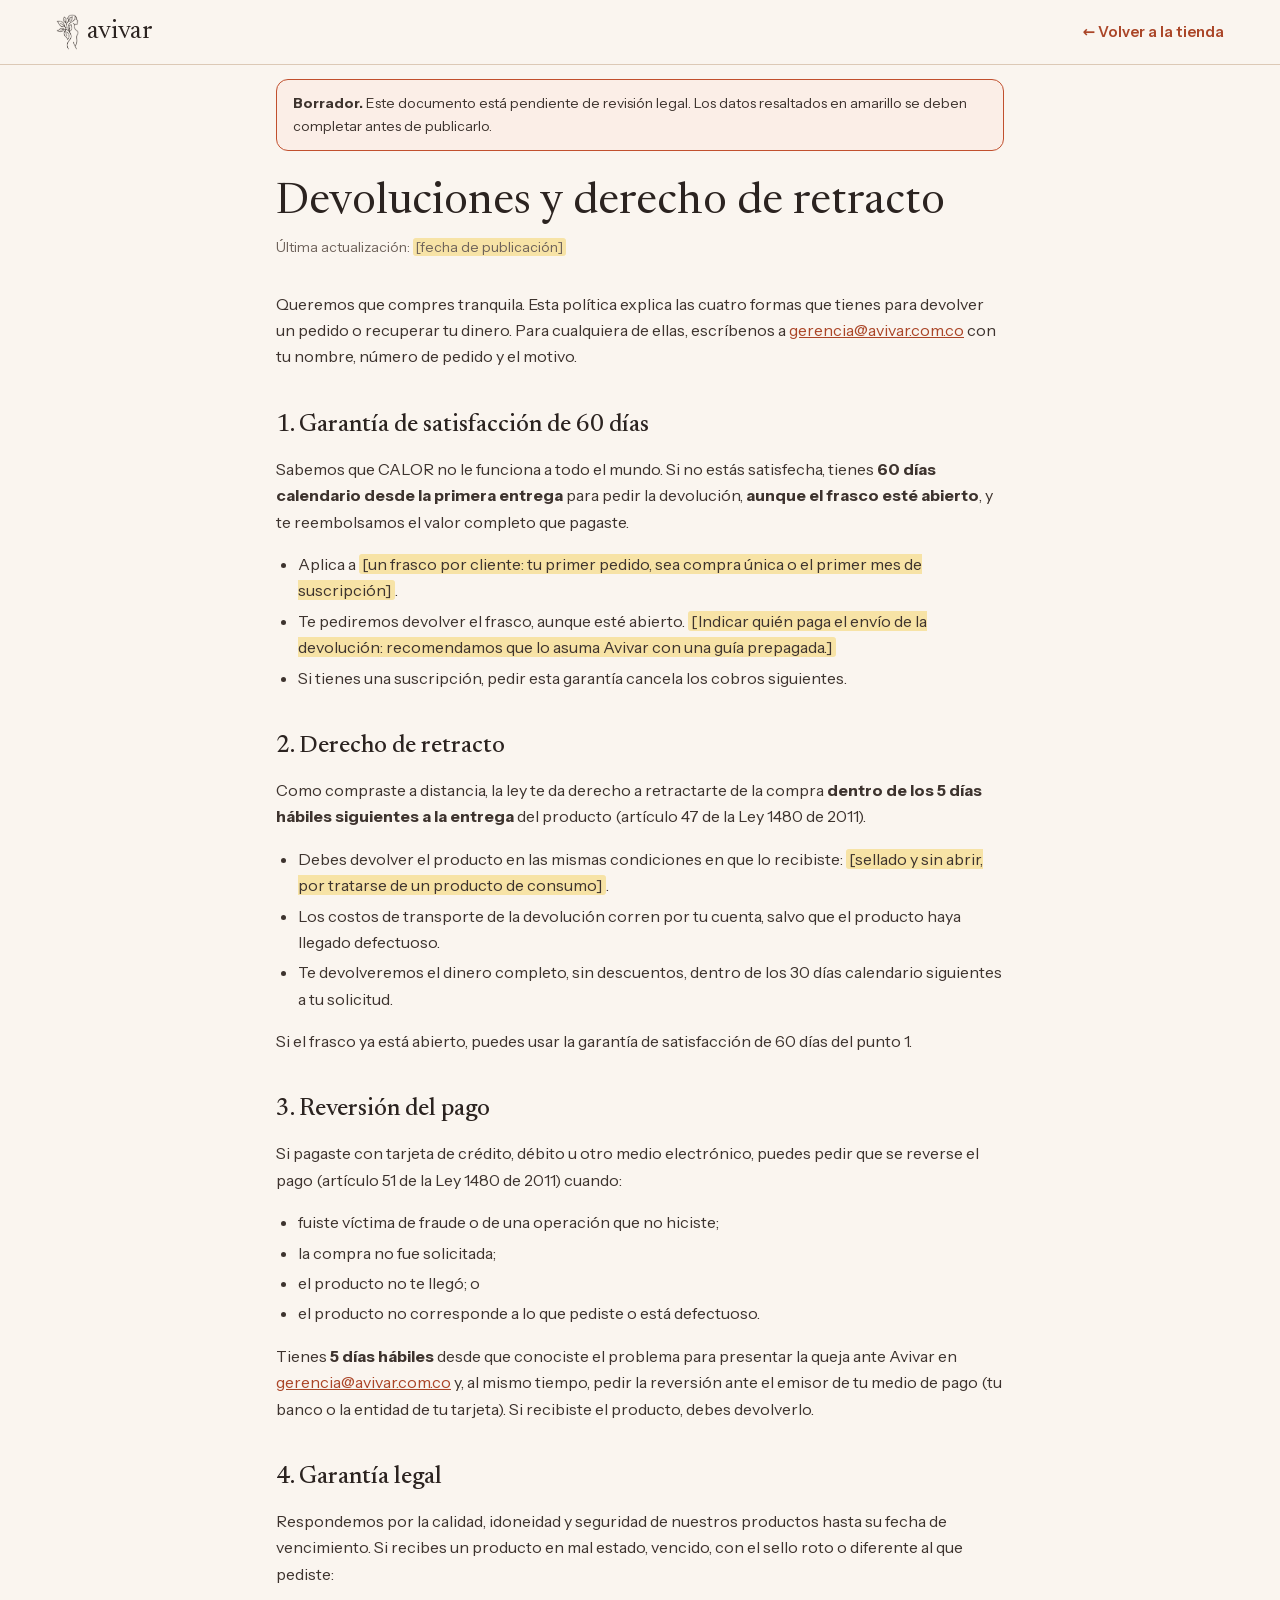
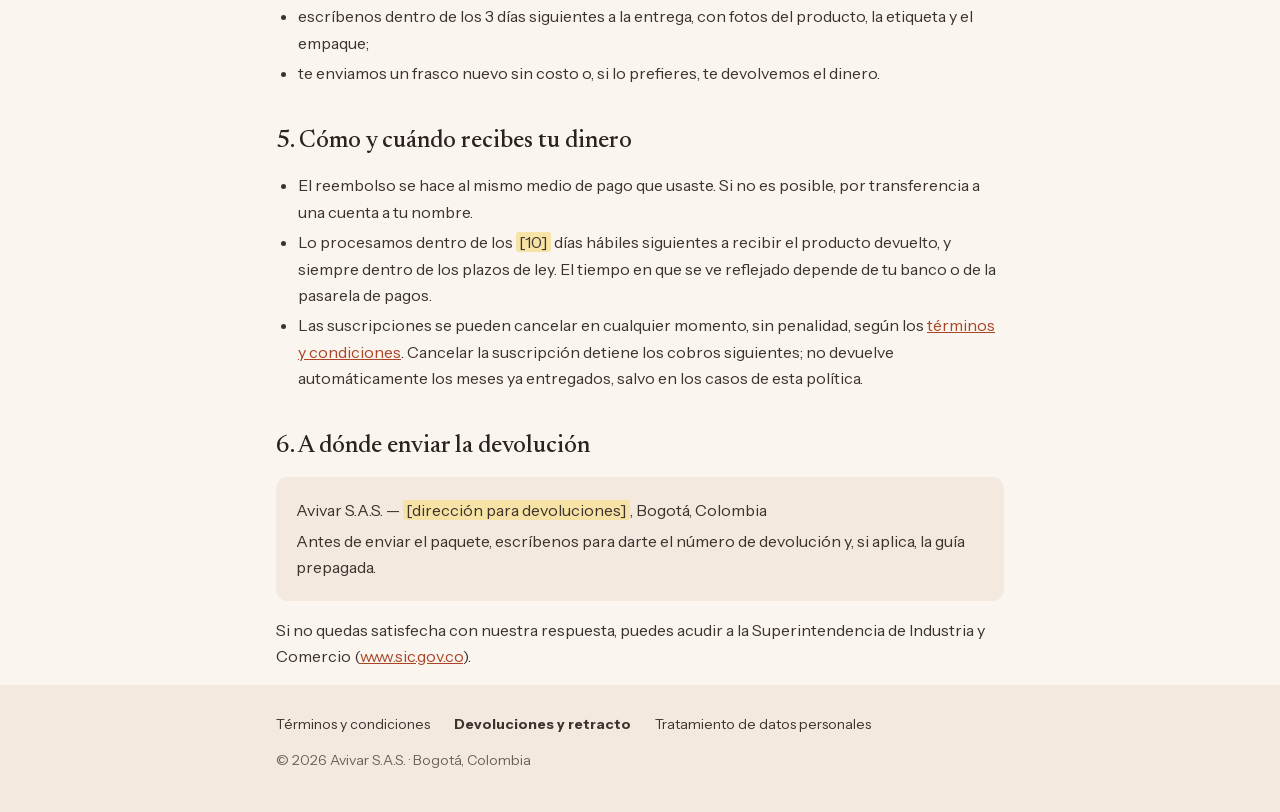
<file: devoluciones.html>
<!DOCTYPE html>
<html lang="es">
<head>
<meta charset="utf-8">
<meta name="viewport" content="width=device-width, initial-scale=1">
<title>Devoluciones y retracto · Avivar</title>
<meta name="description" content="Política de devoluciones, garantía de satisfacción, derecho de retracto y reversión del pago de Avivar.">
<meta name="theme-color" content="#FAF5EF">
<link rel="icon" type="image/png" href="assets/img/logo.png">
<link rel="stylesheet" href="assets/css/legal.css">
</head>
<body>
<header>
  <div class="wrap">
    <a class="logo" href="./"><img src="assets/img/logo.png" alt="" width="23" height="36">avivar</a>
    <a class="back" href="./">← Volver a la tienda</a>
  </div>
</header>

<main class="wrap">
  <!-- BORRADOR: completa los textos resaltados en amarillo (<mark>), haz revisar el documento por un abogado y luego borra este aviso. -->
  <p class="draft"><strong>Borrador.</strong> Este documento está pendiente de revisión legal. Los datos resaltados en amarillo se deben completar antes de publicarlo.</p>

  <h1>Devoluciones y derecho de retracto</h1>
  <p class="updated">Última actualización: <mark>[fecha de publicación]</mark></p>

  <p>Queremos que compres tranquila. Esta política explica las cuatro formas que tienes para devolver un pedido o recuperar tu dinero. Para cualquiera de ellas, escríbenos a <a href="mailto:gerencia@avivar.com.co?subject=Devoluci%C3%B3n">gerencia@avivar.com.co</a> con tu nombre, número de pedido y el motivo.</p>

  <h2>1. Garantía de satisfacción de 60 días</h2>
  <p>Sabemos que CALOR no le funciona a todo el mundo. Si no estás satisfecha, tienes <strong>60 días calendario desde la primera entrega</strong> para pedir la devolución, <strong>aunque el frasco esté abierto</strong>, y te reembolsamos el valor completo que pagaste.</p>
  <ul>
    <li>Aplica a <mark>[un frasco por cliente: tu primer pedido, sea compra única o el primer mes de suscripción]</mark>.</li>
    <li>Te pediremos devolver el frasco, aunque esté abierto. <mark>[Indicar quién paga el envío de la devolución: recomendamos que lo asuma Avivar con una guía prepagada.]</mark></li>
    <li>Si tienes una suscripción, pedir esta garantía cancela los cobros siguientes.</li>
  </ul>

  <h2>2. Derecho de retracto</h2>
  <p>Como compraste a distancia, la ley te da derecho a retractarte de la compra <strong>dentro de los 5 días hábiles siguientes a la entrega</strong> del producto (artículo 47 de la Ley 1480 de 2011).</p>
  <ul>
    <li>Debes devolver el producto en las mismas condiciones en que lo recibiste: <mark>[sellado y sin abrir, por tratarse de un producto de consumo]</mark>.</li>
    <li>Los costos de transporte de la devolución corren por tu cuenta, salvo que el producto haya llegado defectuoso.</li>
    <li>Te devolveremos el dinero completo, sin descuentos, dentro de los 30 días calendario siguientes a tu solicitud.</li>
  </ul>
  <p>Si el frasco ya está abierto, puedes usar la garantía de satisfacción de 60 días del punto 1.</p>

  <h2>3. Reversión del pago</h2>
  <p>Si pagaste con tarjeta de crédito, débito u otro medio electrónico, puedes pedir que se reverse el pago (artículo 51 de la Ley 1480 de 2011) cuando:</p>
  <ul>
    <li>fuiste víctima de fraude o de una operación que no hiciste;</li>
    <li>la compra no fue solicitada;</li>
    <li>el producto no te llegó; o</li>
    <li>el producto no corresponde a lo que pediste o está defectuoso.</li>
  </ul>
  <p>Tienes <strong>5 días hábiles</strong> desde que conociste el problema para presentar la queja ante Avivar en <a href="mailto:gerencia@avivar.com.co">gerencia@avivar.com.co</a> y, al mismo tiempo, pedir la reversión ante el emisor de tu medio de pago (tu banco o la entidad de tu tarjeta). Si recibiste el producto, debes devolverlo.</p>

  <h2>4. Garantía legal</h2>
  <p>Respondemos por la calidad, idoneidad y seguridad de nuestros productos hasta su fecha de vencimiento. Si recibes un producto en mal estado, vencido, con el sello roto o diferente al que pediste:</p>
  <ul>
    <li>escríbenos dentro de los 3 días siguientes a la entrega, con fotos del producto, la etiqueta y el empaque;</li>
    <li>te enviamos un frasco nuevo sin costo o, si lo prefieres, te devolvemos el dinero.</li>
  </ul>

  <h2>5. Cómo y cuándo recibes tu dinero</h2>
  <ul>
    <li>El reembolso se hace al mismo medio de pago que usaste. Si no es posible, por transferencia a una cuenta a tu nombre.</li>
    <li>Lo procesamos dentro de los <mark>[10]</mark> días hábiles siguientes a recibir el producto devuelto, y siempre dentro de los plazos de ley. El tiempo en que se ve reflejado depende de tu banco o de la pasarela de pagos.</li>
    <li>Las suscripciones se pueden cancelar en cualquier momento, sin penalidad, según los <a href="terminos.html">términos y condiciones</a>. Cancelar la suscripción detiene los cobros siguientes; no devuelve automáticamente los meses ya entregados, salvo en los casos de esta política.</li>
  </ul>

  <h2>6. A dónde enviar la devolución</h2>
  <div class="box">
    <p>Avivar S.A.S. — <mark>[dirección para devoluciones]</mark>, Bogotá, Colombia</p>
    <p>Antes de enviar el paquete, escríbenos para darte el número de devolución y, si aplica, la guía prepagada.</p>
  </div>

  <p>Si no quedas satisfecha con nuestra respuesta, puedes acudir a la Superintendencia de Industria y Comercio (<a href="https://www.sic.gov.co" target="_blank" rel="noopener">www.sic.gov.co</a>).</p>
</main>

<footer>
  <div class="wrap">
    <nav aria-label="Documentos legales">
      <a href="terminos.html">Términos y condiciones</a>
      <a href="devoluciones.html" aria-current="page">Devoluciones y retracto</a>
      <a href="privacidad.html">Tratamiento de datos personales</a>
    </nav>
    <span>© 2026 Avivar S.A.S. · Bogotá, Colombia</span>
  </div>
</footer>
</body>
</html>
</file>
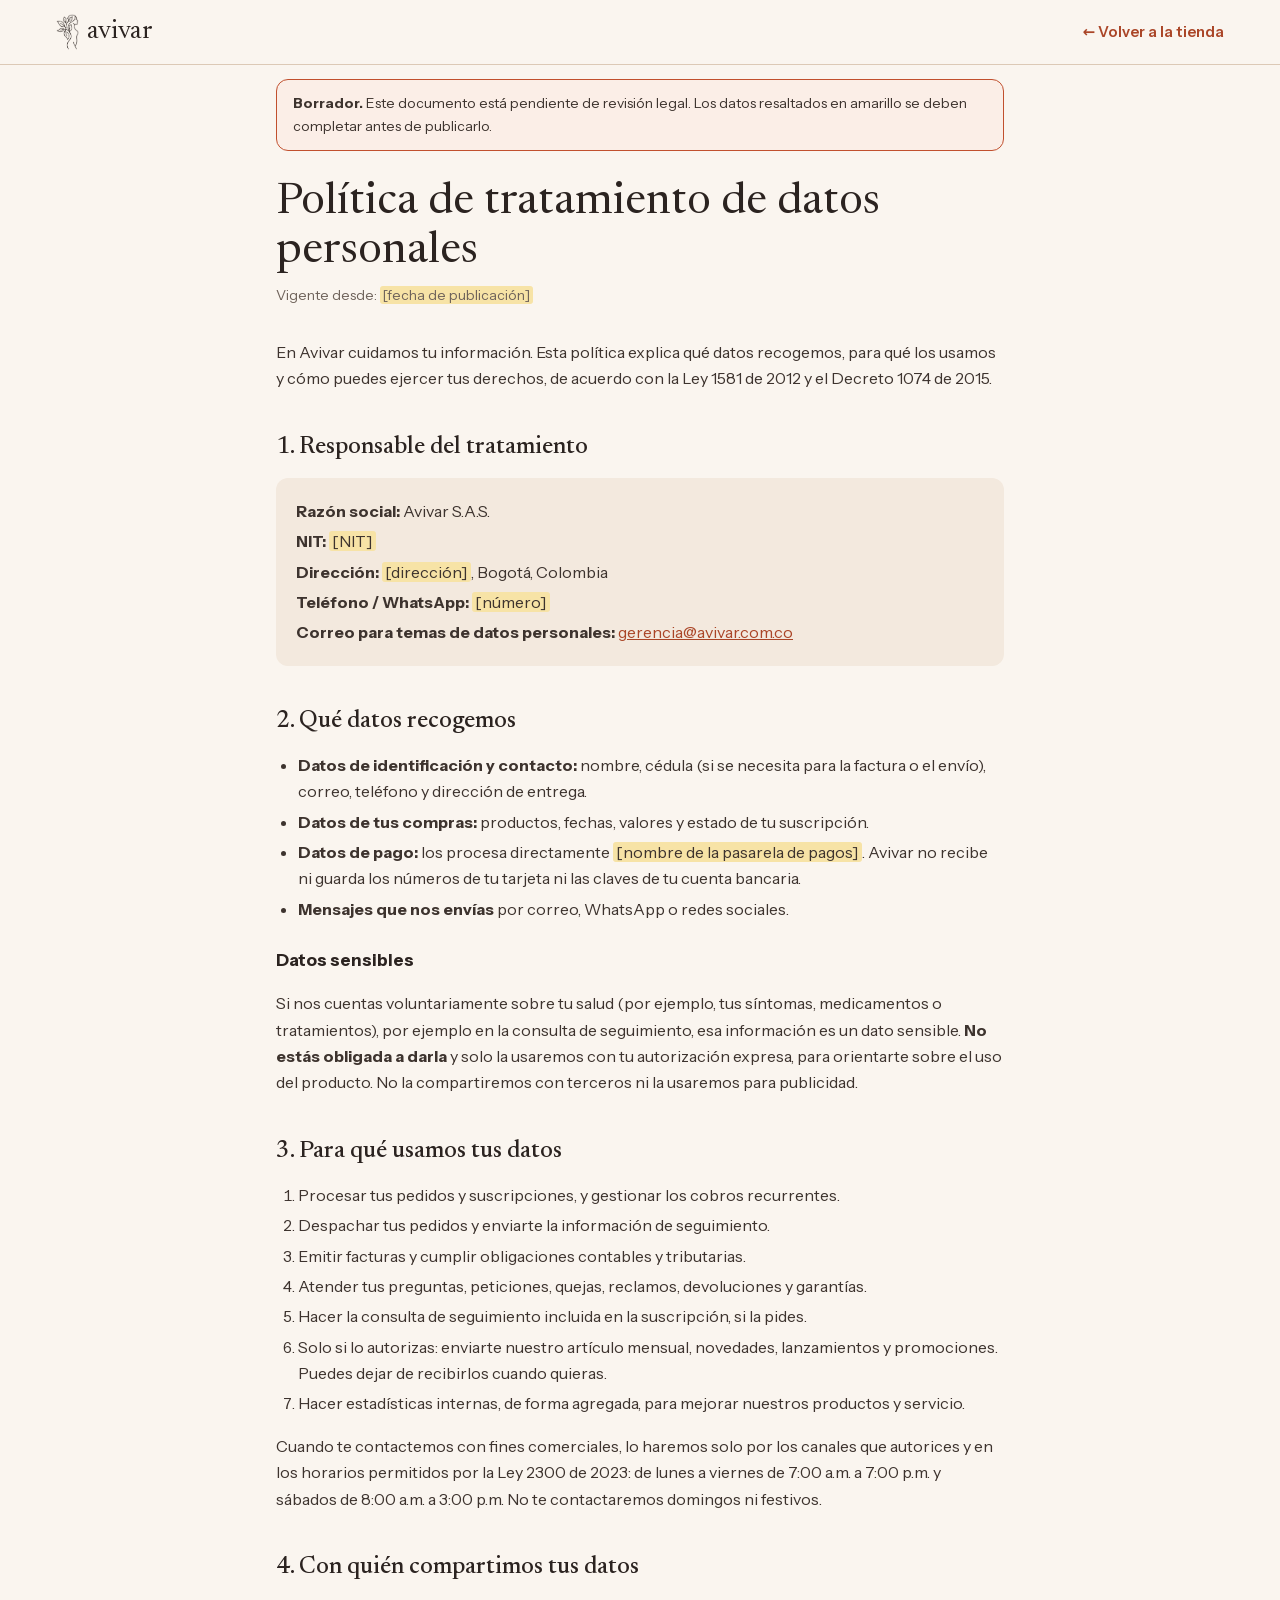
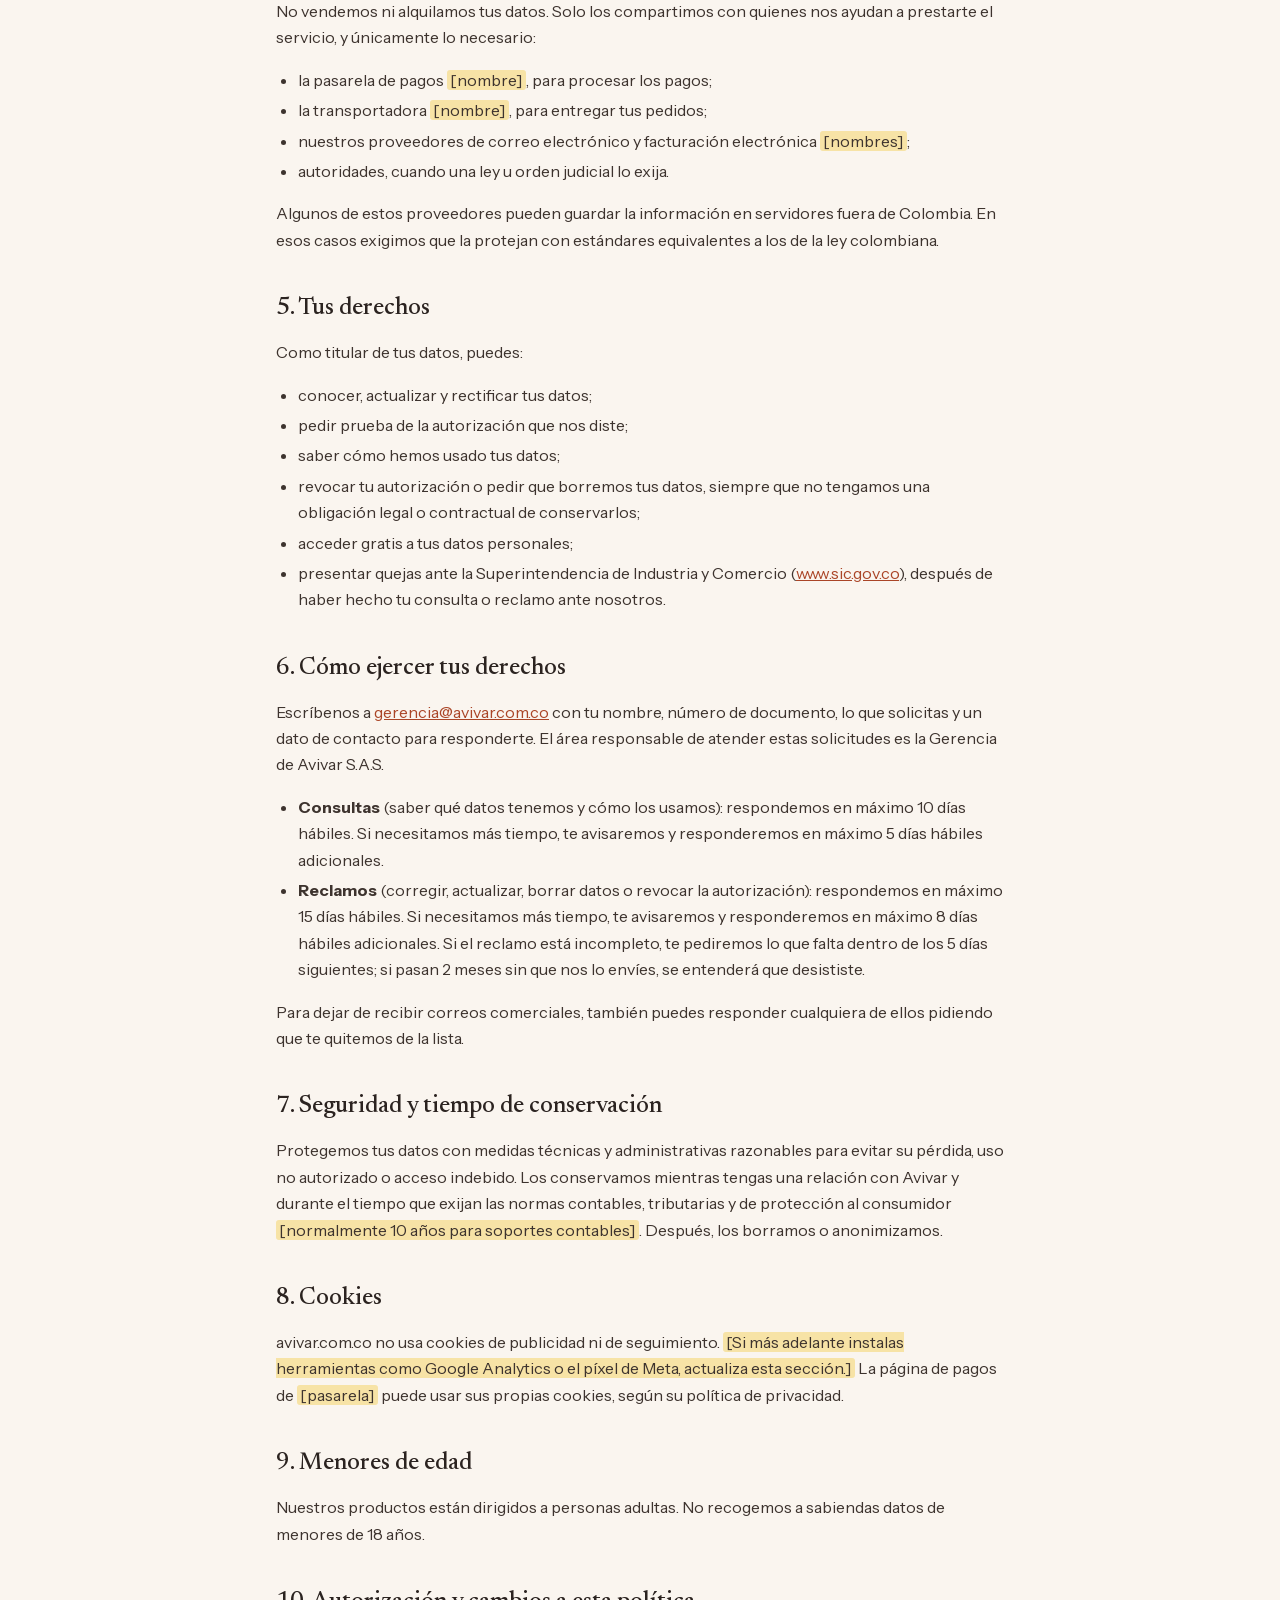
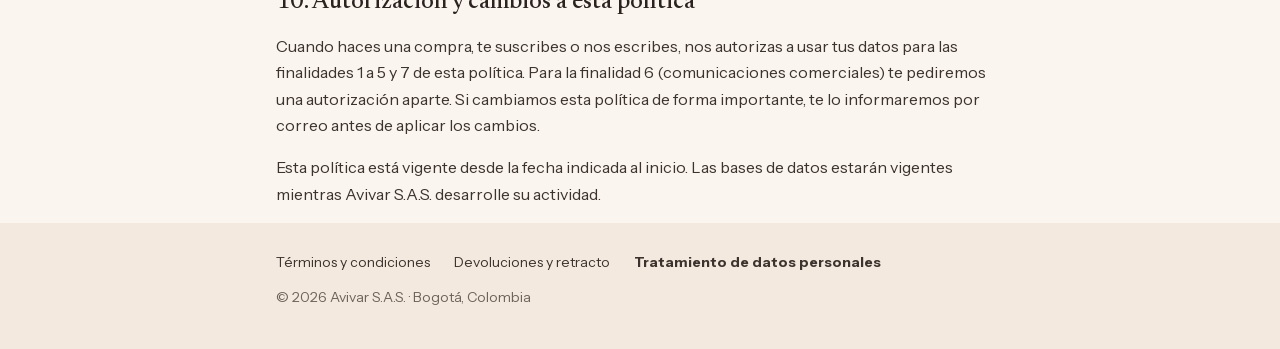
<file: privacidad.html>
<!DOCTYPE html>
<html lang="es">
<head>
<meta charset="utf-8">
<meta name="viewport" content="width=device-width, initial-scale=1">
<title>Tratamiento de datos · Avivar</title>
<meta name="description" content="Política de tratamiento de datos personales de Avivar S.A.S., según la Ley 1581 de 2012.">
<meta name="theme-color" content="#FAF5EF">
<link rel="icon" type="image/png" href="assets/img/logo.png">
<link rel="stylesheet" href="assets/css/legal.css">
</head>
<body>
<header>
  <div class="wrap">
    <a class="logo" href="./"><img src="assets/img/logo.png" alt="" width="23" height="36">avivar</a>
    <a class="back" href="./">← Volver a la tienda</a>
  </div>
</header>

<main class="wrap">
  <!-- BORRADOR: completa los textos resaltados en amarillo (<mark>), haz revisar el documento por un abogado y luego borra este aviso. -->
  <p class="draft"><strong>Borrador.</strong> Este documento está pendiente de revisión legal. Los datos resaltados en amarillo se deben completar antes de publicarlo.</p>

  <h1>Política de tratamiento de datos personales</h1>
  <p class="updated">Vigente desde: <mark>[fecha de publicación]</mark></p>

  <p>En Avivar cuidamos tu información. Esta política explica qué datos recogemos, para qué los usamos y cómo puedes ejercer tus derechos, de acuerdo con la Ley 1581 de 2012 y el Decreto 1074 de 2015.</p>

  <h2>1. Responsable del tratamiento</h2>
  <div class="box">
    <p><strong>Razón social:</strong> Avivar S.A.S.</p>
    <p><strong>NIT:</strong> <mark>[NIT]</mark></p>
    <p><strong>Dirección:</strong> <mark>[dirección]</mark>, Bogotá, Colombia</p>
    <p><strong>Teléfono / WhatsApp:</strong> <mark>[número]</mark></p>
    <p><strong>Correo para temas de datos personales:</strong> <a href="mailto:gerencia@avivar.com.co?subject=Datos%20personales">gerencia@avivar.com.co</a></p>
  </div>

  <h2>2. Qué datos recogemos</h2>
  <ul>
    <li><strong>Datos de identificación y contacto:</strong> nombre, cédula (si se necesita para la factura o el envío), correo, teléfono y dirección de entrega.</li>
    <li><strong>Datos de tus compras:</strong> productos, fechas, valores y estado de tu suscripción.</li>
    <li><strong>Datos de pago:</strong> los procesa directamente <mark>[nombre de la pasarela de pagos]</mark>. Avivar no recibe ni guarda los números de tu tarjeta ni las claves de tu cuenta bancaria.</li>
    <li><strong>Mensajes que nos envías</strong> por correo, WhatsApp o redes sociales.</li>
  </ul>

  <h3>Datos sensibles</h3>
  <p>Si nos cuentas voluntariamente sobre tu salud (por ejemplo, tus síntomas, medicamentos o tratamientos), por ejemplo en la consulta de seguimiento, esa información es un dato sensible. <strong>No estás obligada a darla</strong> y solo la usaremos con tu autorización expresa, para orientarte sobre el uso del producto. No la compartiremos con terceros ni la usaremos para publicidad.</p>

  <h2>3. Para qué usamos tus datos</h2>
  <ol>
    <li>Procesar tus pedidos y suscripciones, y gestionar los cobros recurrentes.</li>
    <li>Despachar tus pedidos y enviarte la información de seguimiento.</li>
    <li>Emitir facturas y cumplir obligaciones contables y tributarias.</li>
    <li>Atender tus preguntas, peticiones, quejas, reclamos, devoluciones y garantías.</li>
    <li>Hacer la consulta de seguimiento incluida en la suscripción, si la pides.</li>
    <li>Solo si lo autorizas: enviarte nuestro artículo mensual, novedades, lanzamientos y promociones. Puedes dejar de recibirlos cuando quieras.</li>
    <li>Hacer estadísticas internas, de forma agregada, para mejorar nuestros productos y servicio.</li>
  </ol>
  <p>Cuando te contactemos con fines comerciales, lo haremos solo por los canales que autorices y en los horarios permitidos por la Ley 2300 de 2023: de lunes a viernes de 7:00 a.m. a 7:00 p.m. y sábados de 8:00 a.m. a 3:00 p.m. No te contactaremos domingos ni festivos.</p>

  <h2>4. Con quién compartimos tus datos</h2>
  <p>No vendemos ni alquilamos tus datos. Solo los compartimos con quienes nos ayudan a prestarte el servicio, y únicamente lo necesario:</p>
  <ul>
    <li>la pasarela de pagos <mark>[nombre]</mark>, para procesar los pagos;</li>
    <li>la transportadora <mark>[nombre]</mark>, para entregar tus pedidos;</li>
    <li>nuestros proveedores de correo electrónico y facturación electrónica <mark>[nombres]</mark>;</li>
    <li>autoridades, cuando una ley u orden judicial lo exija.</li>
  </ul>
  <p>Algunos de estos proveedores pueden guardar la información en servidores fuera de Colombia. En esos casos exigimos que la protejan con estándares equivalentes a los de la ley colombiana.</p>

  <h2>5. Tus derechos</h2>
  <p>Como titular de tus datos, puedes:</p>
  <ul>
    <li>conocer, actualizar y rectificar tus datos;</li>
    <li>pedir prueba de la autorización que nos diste;</li>
    <li>saber cómo hemos usado tus datos;</li>
    <li>revocar tu autorización o pedir que borremos tus datos, siempre que no tengamos una obligación legal o contractual de conservarlos;</li>
    <li>acceder gratis a tus datos personales;</li>
    <li>presentar quejas ante la Superintendencia de Industria y Comercio (<a href="https://www.sic.gov.co" target="_blank" rel="noopener">www.sic.gov.co</a>), después de haber hecho tu consulta o reclamo ante nosotros.</li>
  </ul>

  <h2>6. Cómo ejercer tus derechos</h2>
  <p>Escríbenos a <a href="mailto:gerencia@avivar.com.co?subject=Datos%20personales">gerencia@avivar.com.co</a> con tu nombre, número de documento, lo que solicitas y un dato de contacto para responderte. El área responsable de atender estas solicitudes es la Gerencia de Avivar S.A.S.</p>
  <ul>
    <li><strong>Consultas</strong> (saber qué datos tenemos y cómo los usamos): respondemos en máximo 10 días hábiles. Si necesitamos más tiempo, te avisaremos y responderemos en máximo 5 días hábiles adicionales.</li>
    <li><strong>Reclamos</strong> (corregir, actualizar, borrar datos o revocar la autorización): respondemos en máximo 15 días hábiles. Si necesitamos más tiempo, te avisaremos y responderemos en máximo 8 días hábiles adicionales. Si el reclamo está incompleto, te pediremos lo que falta dentro de los 5 días siguientes; si pasan 2 meses sin que nos lo envíes, se entenderá que desististe.</li>
  </ul>
  <p>Para dejar de recibir correos comerciales, también puedes responder cualquiera de ellos pidiendo que te quitemos de la lista.</p>

  <h2>7. Seguridad y tiempo de conservación</h2>
  <p>Protegemos tus datos con medidas técnicas y administrativas razonables para evitar su pérdida, uso no autorizado o acceso indebido. Los conservamos mientras tengas una relación con Avivar y durante el tiempo que exijan las normas contables, tributarias y de protección al consumidor <mark>[normalmente 10 años para soportes contables]</mark>. Después, los borramos o anonimizamos.</p>

  <h2>8. Cookies</h2>
  <p>avivar.com.co no usa cookies de publicidad ni de seguimiento. <mark>[Si más adelante instalas herramientas como Google Analytics o el píxel de Meta, actualiza esta sección.]</mark> La página de pagos de <mark>[pasarela]</mark> puede usar sus propias cookies, según su política de privacidad.</p>

  <h2>9. Menores de edad</h2>
  <p>Nuestros productos están dirigidos a personas adultas. No recogemos a sabiendas datos de menores de 18 años.</p>

  <h2>10. Autorización y cambios a esta política</h2>
  <p>Cuando haces una compra, te suscribes o nos escribes, nos autorizas a usar tus datos para las finalidades 1 a 5 y 7 de esta política. Para la finalidad 6 (comunicaciones comerciales) te pediremos una autorización aparte. Si cambiamos esta política de forma importante, te lo informaremos por correo antes de aplicar los cambios.</p>
  <p>Esta política está vigente desde la fecha indicada al inicio. Las bases de datos estarán vigentes mientras Avivar S.A.S. desarrolle su actividad.</p>
</main>

<footer>
  <div class="wrap">
    <nav aria-label="Documentos legales">
      <a href="terminos.html">Términos y condiciones</a>
      <a href="devoluciones.html">Devoluciones y retracto</a>
      <a href="privacidad.html" aria-current="page">Tratamiento de datos personales</a>
    </nav>
    <span>© 2026 Avivar S.A.S. · Bogotá, Colombia</span>
  </div>
</footer>
</body>
</html>
</file>
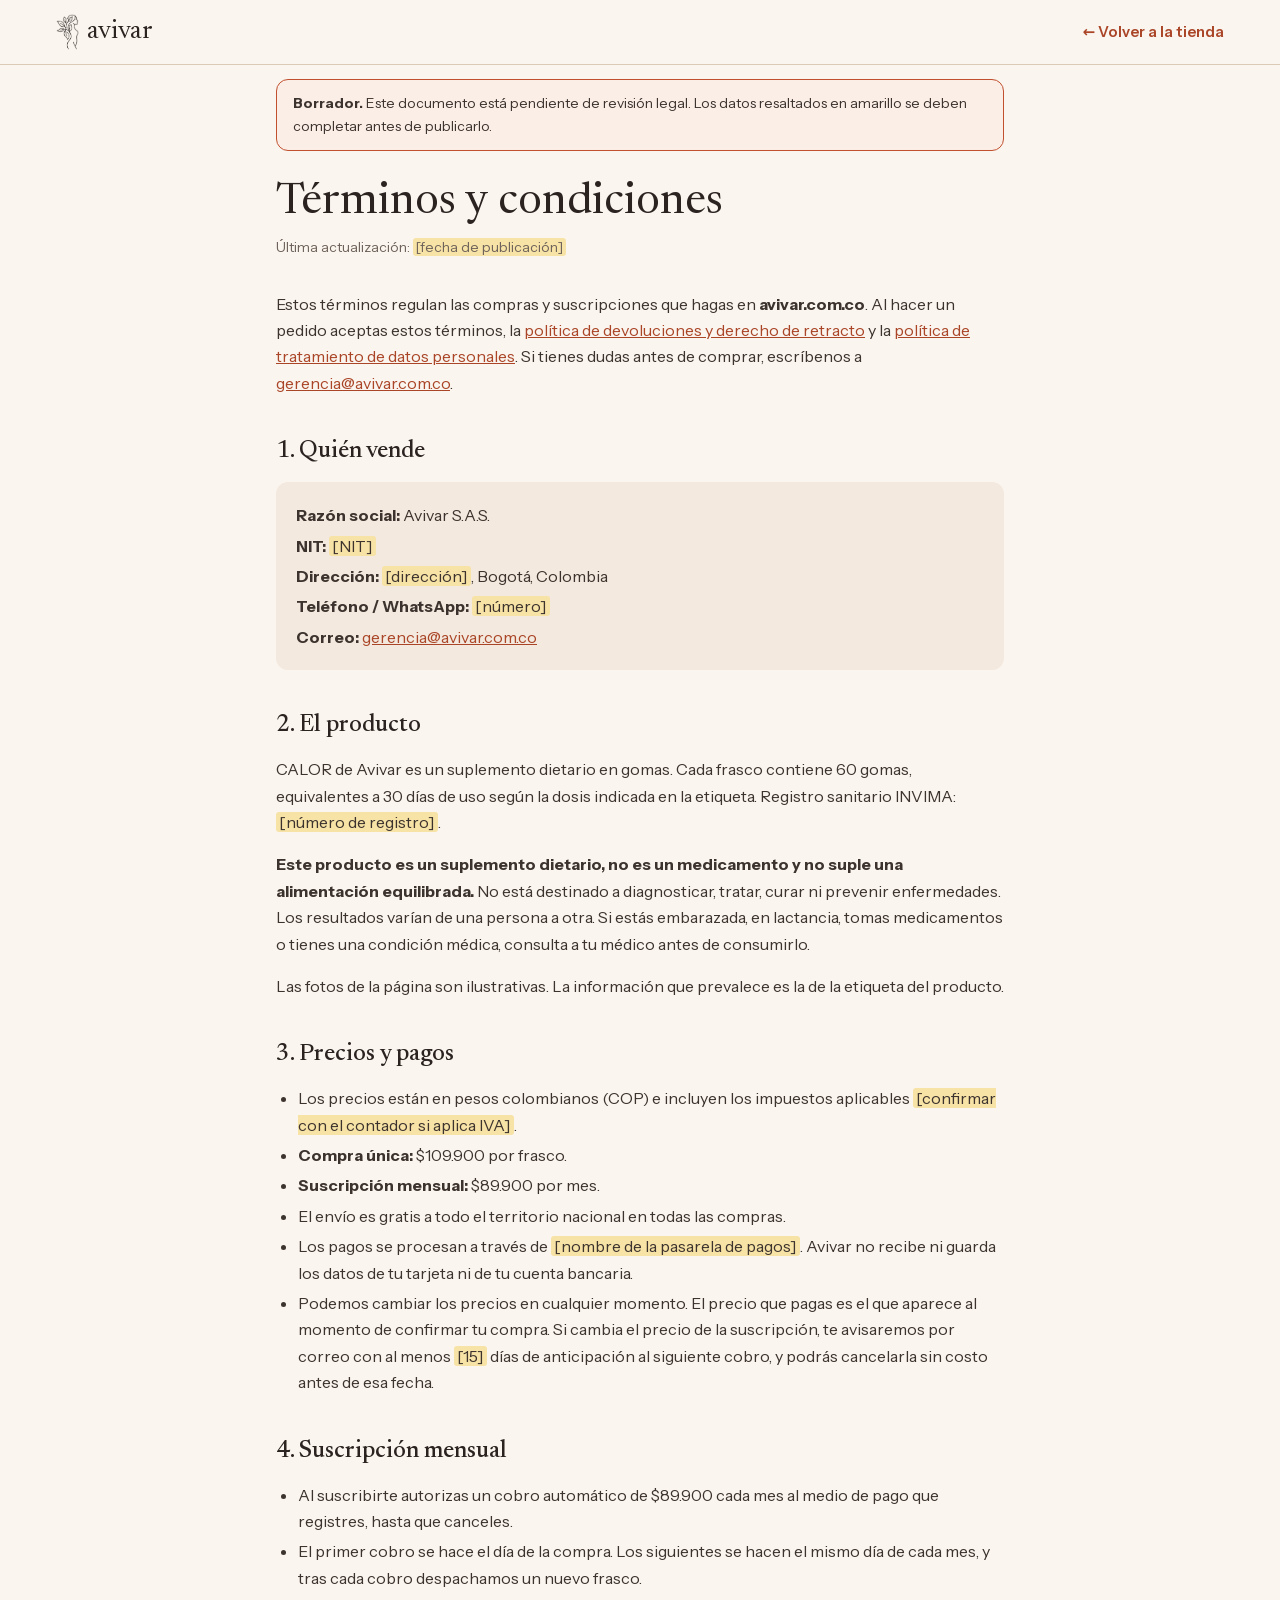
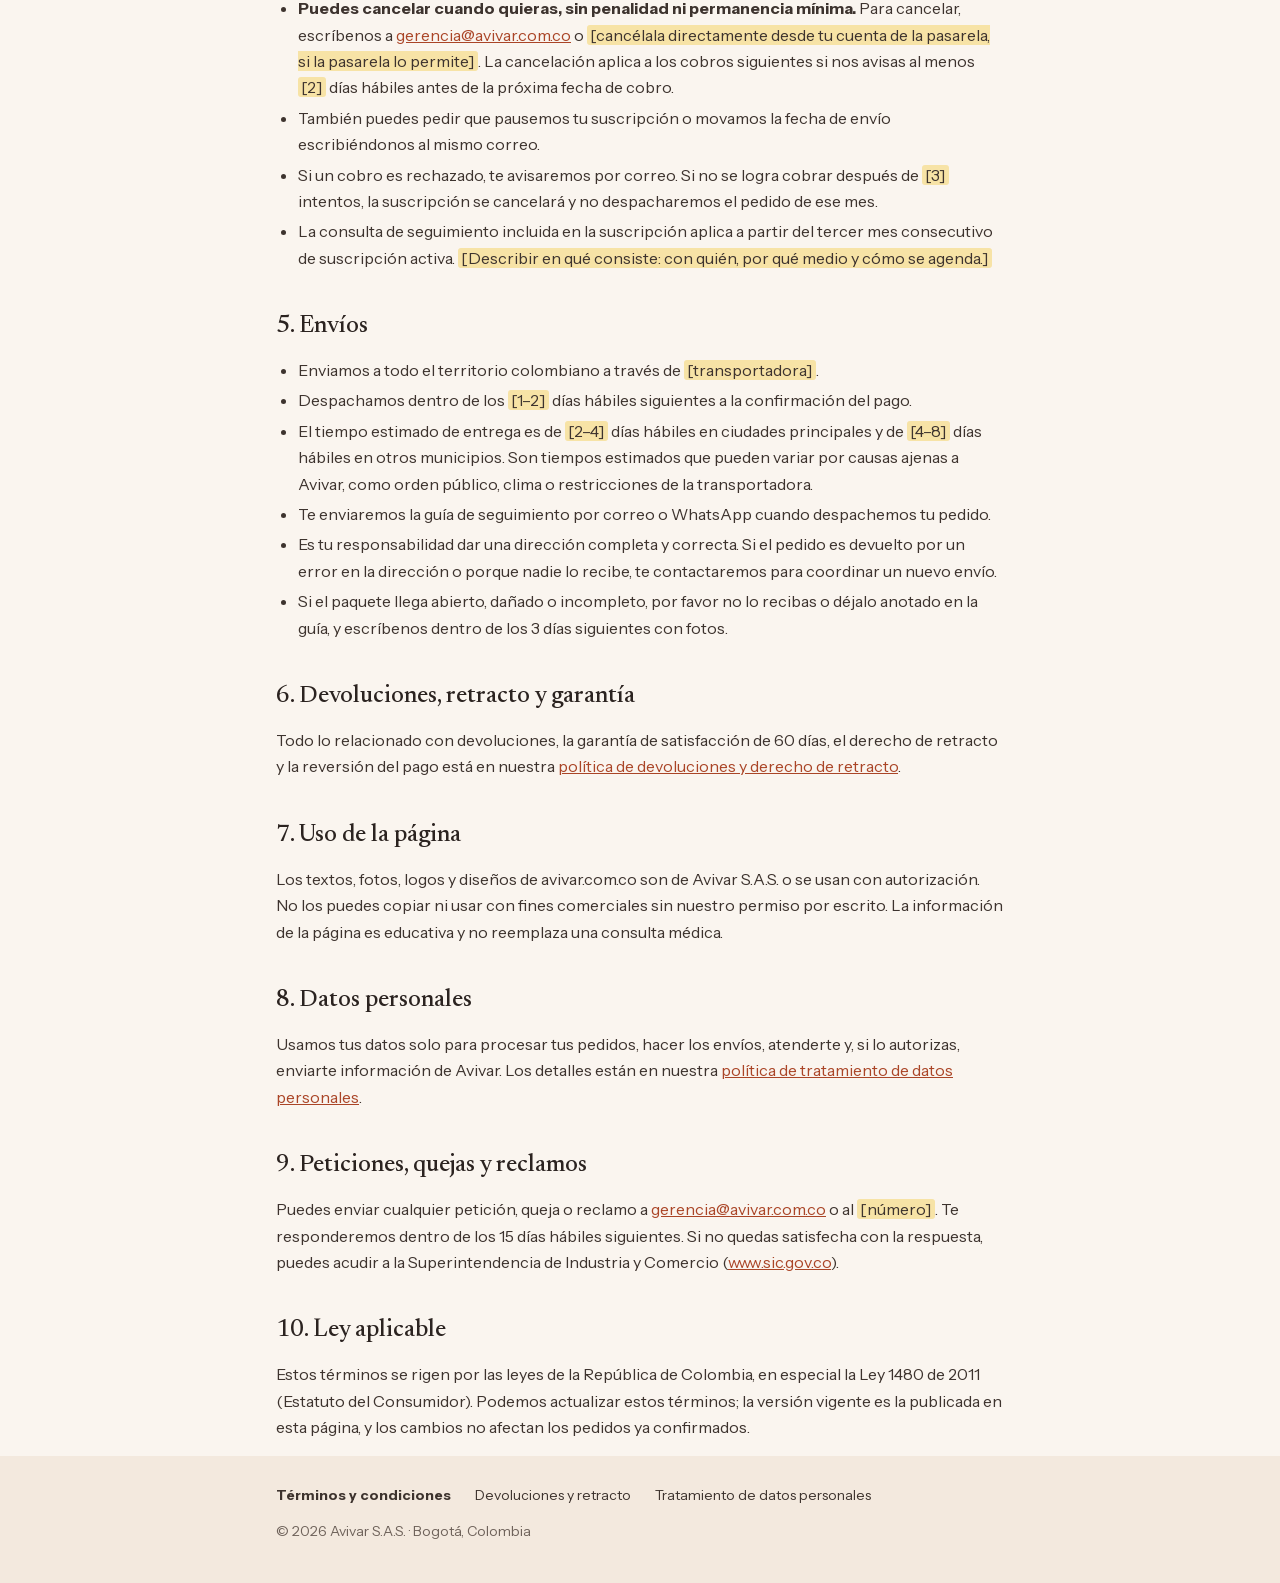
<file: terminos.html>
<!DOCTYPE html>
<html lang="es">
<head>
<meta charset="utf-8">
<meta name="viewport" content="width=device-width, initial-scale=1">
<title>Términos y condiciones · Avivar</title>
<meta name="description" content="Términos y condiciones de compra y suscripción de los productos Avivar en avivar.com.co.">
<meta name="theme-color" content="#FAF5EF">
<link rel="icon" type="image/png" href="assets/img/logo.png">
<link rel="stylesheet" href="assets/css/legal.css">
</head>
<body>
<header>
  <div class="wrap">
    <a class="logo" href="./"><img src="assets/img/logo.png" alt="" width="23" height="36">avivar</a>
    <a class="back" href="./">← Volver a la tienda</a>
  </div>
</header>

<main class="wrap">
  <!-- BORRADOR: completa los textos resaltados en amarillo (<mark>), haz revisar el documento por un abogado y luego borra este aviso. -->
  <p class="draft"><strong>Borrador.</strong> Este documento está pendiente de revisión legal. Los datos resaltados en amarillo se deben completar antes de publicarlo.</p>

  <h1>Términos y condiciones</h1>
  <p class="updated">Última actualización: <mark>[fecha de publicación]</mark></p>

  <p>Estos términos regulan las compras y suscripciones que hagas en <strong>avivar.com.co</strong>. Al hacer un pedido aceptas estos términos, la <a href="devoluciones.html">política de devoluciones y derecho de retracto</a> y la <a href="privacidad.html">política de tratamiento de datos personales</a>. Si tienes dudas antes de comprar, escríbenos a <a href="mailto:gerencia@avivar.com.co">gerencia@avivar.com.co</a>.</p>

  <h2>1. Quién vende</h2>
  <div class="box">
    <p><strong>Razón social:</strong> Avivar S.A.S.</p>
    <p><strong>NIT:</strong> <mark>[NIT]</mark></p>
    <p><strong>Dirección:</strong> <mark>[dirección]</mark>, Bogotá, Colombia</p>
    <p><strong>Teléfono / WhatsApp:</strong> <mark>[número]</mark></p>
    <p><strong>Correo:</strong> <a href="mailto:gerencia@avivar.com.co">gerencia@avivar.com.co</a></p>
  </div>

  <h2>2. El producto</h2>
  <p>CALOR de Avivar es un suplemento dietario en gomas. Cada frasco contiene 60 gomas, equivalentes a 30 días de uso según la dosis indicada en la etiqueta. Registro sanitario INVIMA: <mark>[número de registro]</mark>.</p>
  <p><strong>Este producto es un suplemento dietario, no es un medicamento y no suple una alimentación equilibrada.</strong> No está destinado a diagnosticar, tratar, curar ni prevenir enfermedades. Los resultados varían de una persona a otra. Si estás embarazada, en lactancia, tomas medicamentos o tienes una condición médica, consulta a tu médico antes de consumirlo.</p>
  <p>Las fotos de la página son ilustrativas. La información que prevalece es la de la etiqueta del producto.</p>

  <h2>3. Precios y pagos</h2>
  <ul>
    <li>Los precios están en pesos colombianos (COP) e incluyen los impuestos aplicables <mark>[confirmar con el contador si aplica IVA]</mark>.</li>
    <li><strong>Compra única:</strong> $109.900 por frasco.</li>
    <li><strong>Suscripción mensual:</strong> $89.900 por mes.</li>
    <li>El envío es gratis a todo el territorio nacional en todas las compras.</li>
    <li>Los pagos se procesan a través de <mark>[nombre de la pasarela de pagos]</mark>. Avivar no recibe ni guarda los datos de tu tarjeta ni de tu cuenta bancaria.</li>
    <li>Podemos cambiar los precios en cualquier momento. El precio que pagas es el que aparece al momento de confirmar tu compra. Si cambia el precio de la suscripción, te avisaremos por correo con al menos <mark>[15]</mark> días de anticipación al siguiente cobro, y podrás cancelarla sin costo antes de esa fecha.</li>
  </ul>

  <h2>4. Suscripción mensual</h2>
  <ul>
    <li>Al suscribirte autorizas un cobro automático de $89.900 cada mes al medio de pago que registres, hasta que canceles.</li>
    <li>El primer cobro se hace el día de la compra. Los siguientes se hacen el mismo día de cada mes, y tras cada cobro despachamos un nuevo frasco.</li>
    <li><strong>Puedes cancelar cuando quieras, sin penalidad ni permanencia mínima.</strong> Para cancelar, escríbenos a <a href="mailto:gerencia@avivar.com.co?subject=Cancelar%20suscripci%C3%B3n">gerencia@avivar.com.co</a> o <mark>[cancélala directamente desde tu cuenta de la pasarela, si la pasarela lo permite]</mark>. La cancelación aplica a los cobros siguientes si nos avisas al menos <mark>[2]</mark> días hábiles antes de la próxima fecha de cobro.</li>
    <li>También puedes pedir que pausemos tu suscripción o movamos la fecha de envío escribiéndonos al mismo correo.</li>
    <li>Si un cobro es rechazado, te avisaremos por correo. Si no se logra cobrar después de <mark>[3]</mark> intentos, la suscripción se cancelará y no despacharemos el pedido de ese mes.</li>
    <li>La consulta de seguimiento incluida en la suscripción aplica a partir del tercer mes consecutivo de suscripción activa. <mark>[Describir en qué consiste: con quién, por qué medio y cómo se agenda.]</mark></li>
  </ul>

  <h2>5. Envíos</h2>
  <ul>
    <li>Enviamos a todo el territorio colombiano a través de <mark>[transportadora]</mark>.</li>
    <li>Despachamos dentro de los <mark>[1–2]</mark> días hábiles siguientes a la confirmación del pago.</li>
    <li>El tiempo estimado de entrega es de <mark>[2–4]</mark> días hábiles en ciudades principales y de <mark>[4–8]</mark> días hábiles en otros municipios. Son tiempos estimados que pueden variar por causas ajenas a Avivar, como orden público, clima o restricciones de la transportadora.</li>
    <li>Te enviaremos la guía de seguimiento por correo o WhatsApp cuando despachemos tu pedido.</li>
    <li>Es tu responsabilidad dar una dirección completa y correcta. Si el pedido es devuelto por un error en la dirección o porque nadie lo recibe, te contactaremos para coordinar un nuevo envío.</li>
    <li>Si el paquete llega abierto, dañado o incompleto, por favor no lo recibas o déjalo anotado en la guía, y escríbenos dentro de los 3 días siguientes con fotos.</li>
  </ul>

  <h2>6. Devoluciones, retracto y garantía</h2>
  <p>Todo lo relacionado con devoluciones, la garantía de satisfacción de 60 días, el derecho de retracto y la reversión del pago está en nuestra <a href="devoluciones.html">política de devoluciones y derecho de retracto</a>.</p>

  <h2>7. Uso de la página</h2>
  <p>Los textos, fotos, logos y diseños de avivar.com.co son de Avivar S.A.S. o se usan con autorización. No los puedes copiar ni usar con fines comerciales sin nuestro permiso por escrito. La información de la página es educativa y no reemplaza una consulta médica.</p>

  <h2>8. Datos personales</h2>
  <p>Usamos tus datos solo para procesar tus pedidos, hacer los envíos, atenderte y, si lo autorizas, enviarte información de Avivar. Los detalles están en nuestra <a href="privacidad.html">política de tratamiento de datos personales</a>.</p>

  <h2>9. Peticiones, quejas y reclamos</h2>
  <p>Puedes enviar cualquier petición, queja o reclamo a <a href="mailto:gerencia@avivar.com.co?subject=PQR">gerencia@avivar.com.co</a> o al <mark>[número]</mark>. Te responderemos dentro de los 15 días hábiles siguientes. Si no quedas satisfecha con la respuesta, puedes acudir a la Superintendencia de Industria y Comercio (<a href="https://www.sic.gov.co" target="_blank" rel="noopener">www.sic.gov.co</a>).</p>

  <h2>10. Ley aplicable</h2>
  <p>Estos términos se rigen por las leyes de la República de Colombia, en especial la Ley 1480 de 2011 (Estatuto del Consumidor). Podemos actualizar estos términos; la versión vigente es la publicada en esta página, y los cambios no afectan los pedidos ya confirmados.</p>
</main>

<footer>
  <div class="wrap">
    <nav aria-label="Documentos legales">
      <a href="terminos.html" aria-current="page">Términos y condiciones</a>
      <a href="devoluciones.html">Devoluciones y retracto</a>
      <a href="privacidad.html">Tratamiento de datos personales</a>
    </nav>
    <span>© 2026 Avivar S.A.S. · Bogotá, Colombia</span>
  </div>
</footer>
</body>
</html>
</file>
<file: assets/css/legal.css>
/* Estilos compartidos de las páginas legales (términos, devoluciones, datos personales) */
@font-face{font-family:'Newsreader';font-style:normal;font-weight:300 600;font-display:swap;src:url(../fonts/newsreader-normal-latin.woff2) format('woff2')}
@font-face{font-family:'Instrument Sans';font-style:normal;font-weight:400 700;font-display:swap;src:url(../fonts/instrument-sans-normal-latin.woff2) format('woff2')}
:root{
  --ember-50:#FBEEE7;--ember-500:#C1502E;--ember-600:#AA4527;
  --sand-50:#FAF5EF;--sand-100:#F3E9DE;--sand-300:#DCC9B6;
  --carbon-600:#6E625A;--carbon-800:#3D332E;--carbon-900:#2B2320;
  --serif:'Newsreader',Georgia,serif;--sans:'Instrument Sans',system-ui,-apple-system,sans-serif;
}
*{box-sizing:border-box}
body{margin:0;background:var(--sand-50);color:var(--carbon-900);font-family:var(--sans);font-size:16px;line-height:1.65;-webkit-font-smoothing:antialiased}
a{color:var(--ember-600)}
.wrap{max-width:760px;margin:0 auto;padding:0 16px}
header{border-bottom:1px solid var(--sand-300);background:var(--sand-50)}
header .wrap{display:flex;align-items:center;justify-content:space-between;height:64px;max-width:1200px}
.logo{display:flex;align-items:center;gap:8px;font-family:var(--serif);font-size:26px;color:var(--carbon-900);text-decoration:none}
.back{font-size:15px;text-decoration:none;font-weight:600}
main{padding:40px 0 64px}
.draft{background:var(--ember-50);border:1px solid var(--ember-500);border-radius:12px;padding:12px 16px;font-size:14px;margin-bottom:28px}
h1{font-family:var(--serif);font-weight:400;font-size:clamp(32px,6vw,44px);line-height:1.1;margin:0 0 8px}
.updated{color:var(--carbon-600);font-size:14px;margin:0 0 32px}
h2{font-family:var(--serif);font-weight:500;font-size:24px;line-height:1.25;margin:40px 0 8px}
h3{font-size:17px;margin:24px 0 4px}
p,li{color:var(--carbon-800)}
ul,ol{padding-left:22px}
li{margin:4px 0}
mark{background:#F7E3A6;color:inherit;padding:0 3px;border-radius:3px}
.box{background:var(--sand-100);border-radius:12px;padding:16px 20px;margin:16px 0}
.box p{margin:4px 0}
footer{background:var(--sand-100);padding:28px 0 40px;font-size:14px;color:var(--carbon-600)}
footer nav{display:flex;flex-wrap:wrap;gap:8px 24px;margin-bottom:12px}
footer a{color:var(--carbon-800);text-decoration:none}
footer a:hover{color:var(--ember-600)}
footer a[aria-current]{font-weight:700}
</file>
